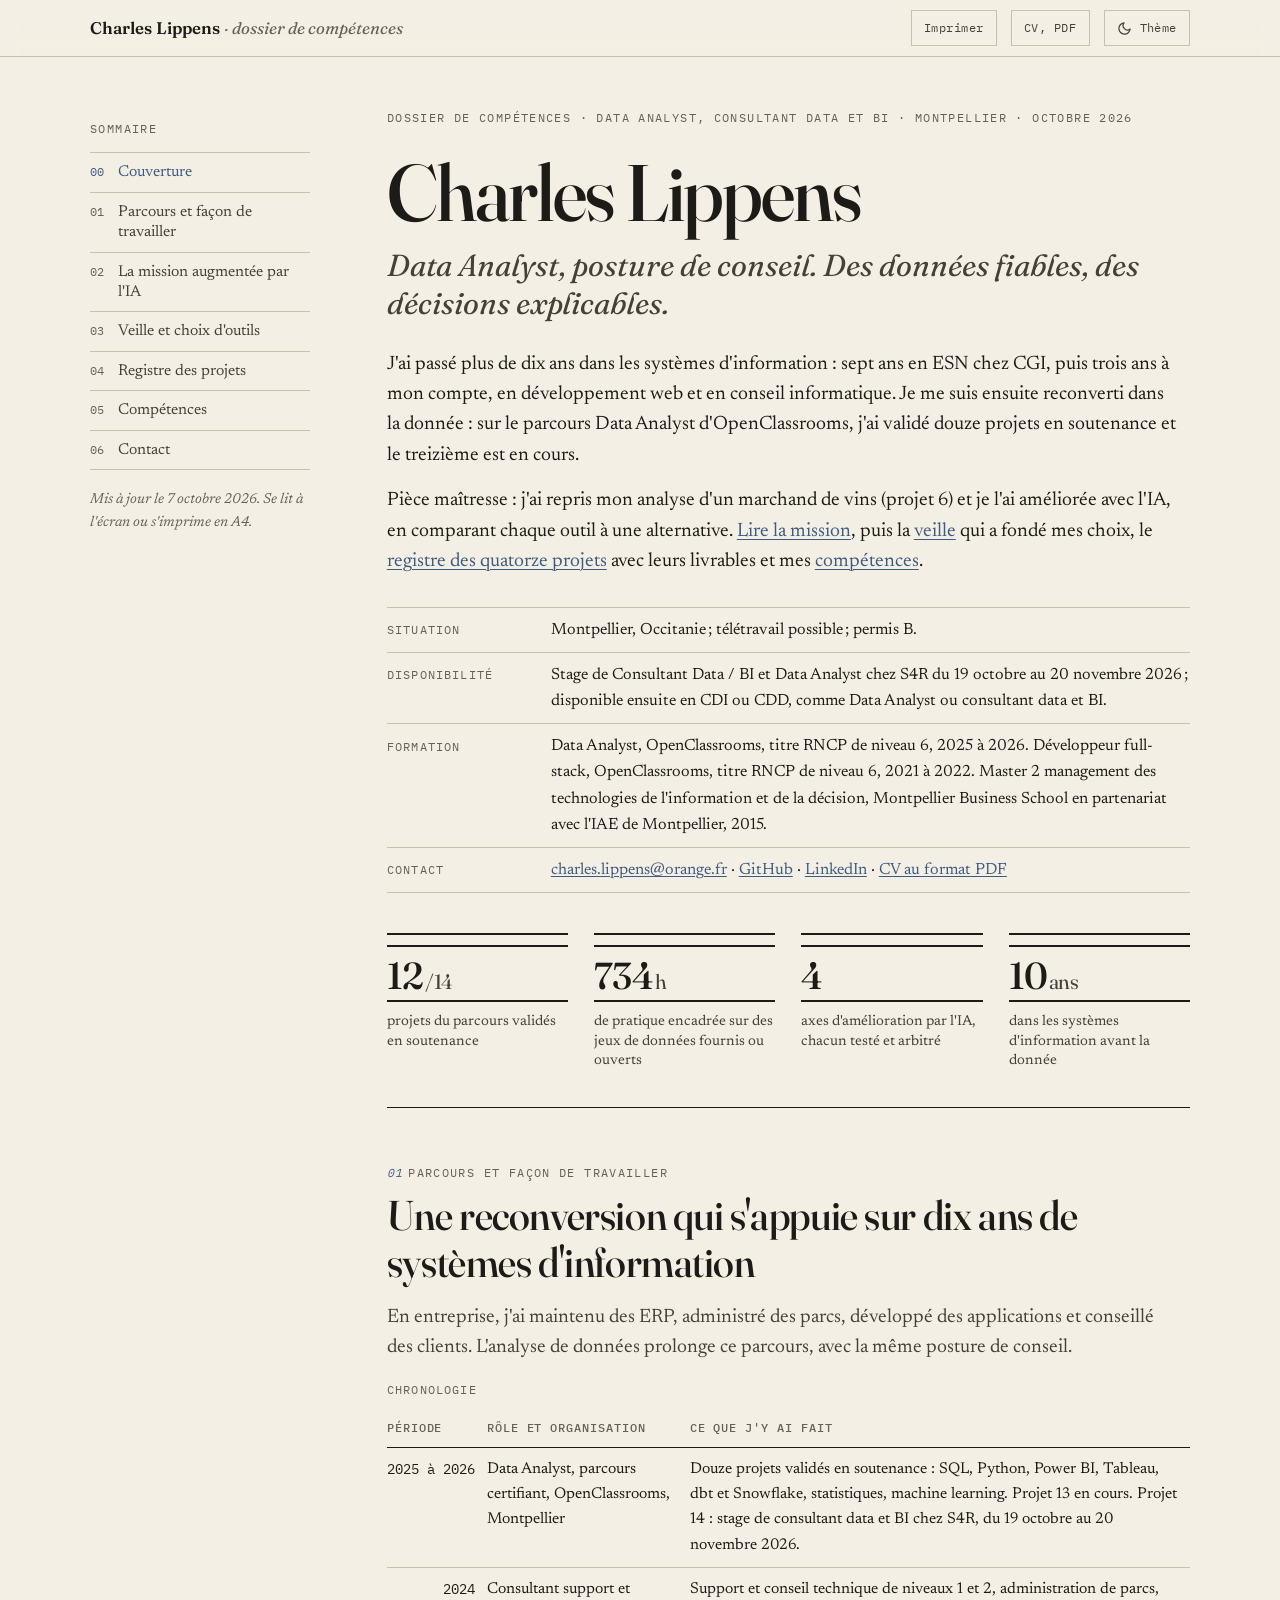
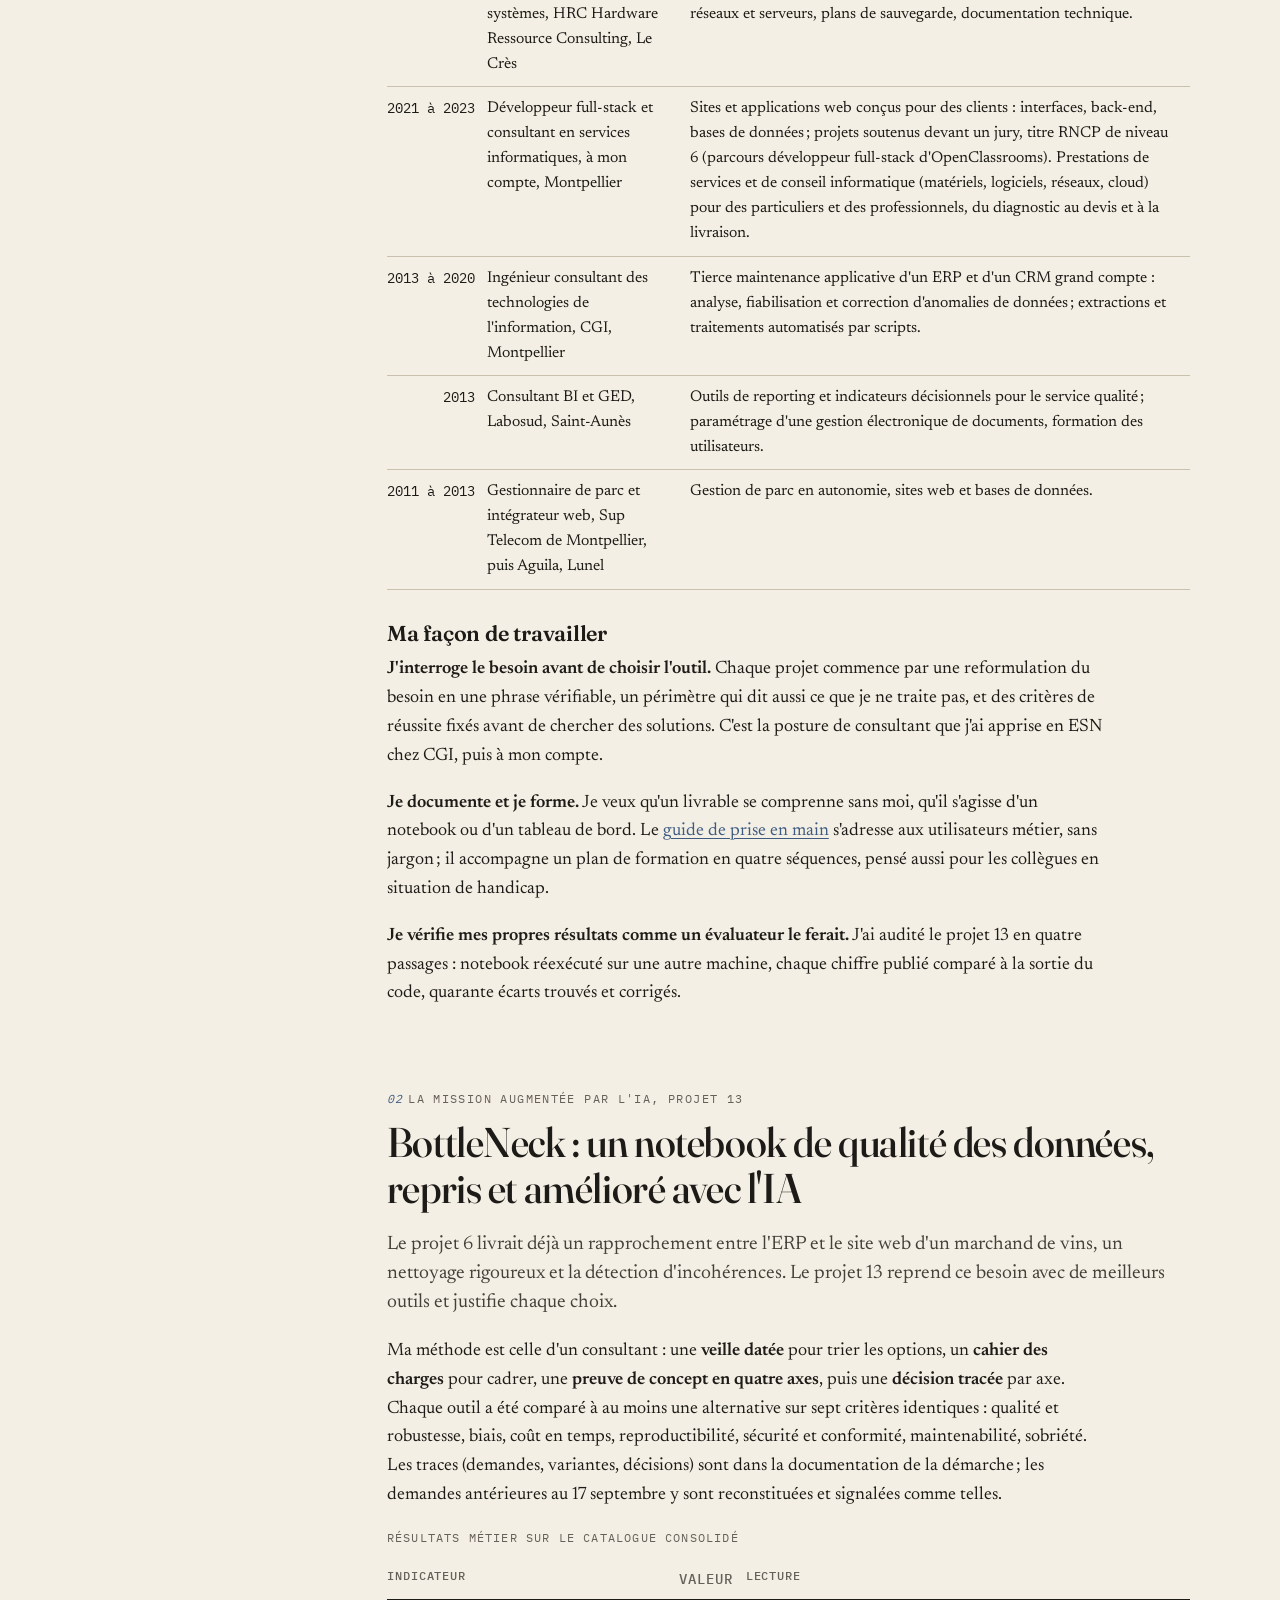
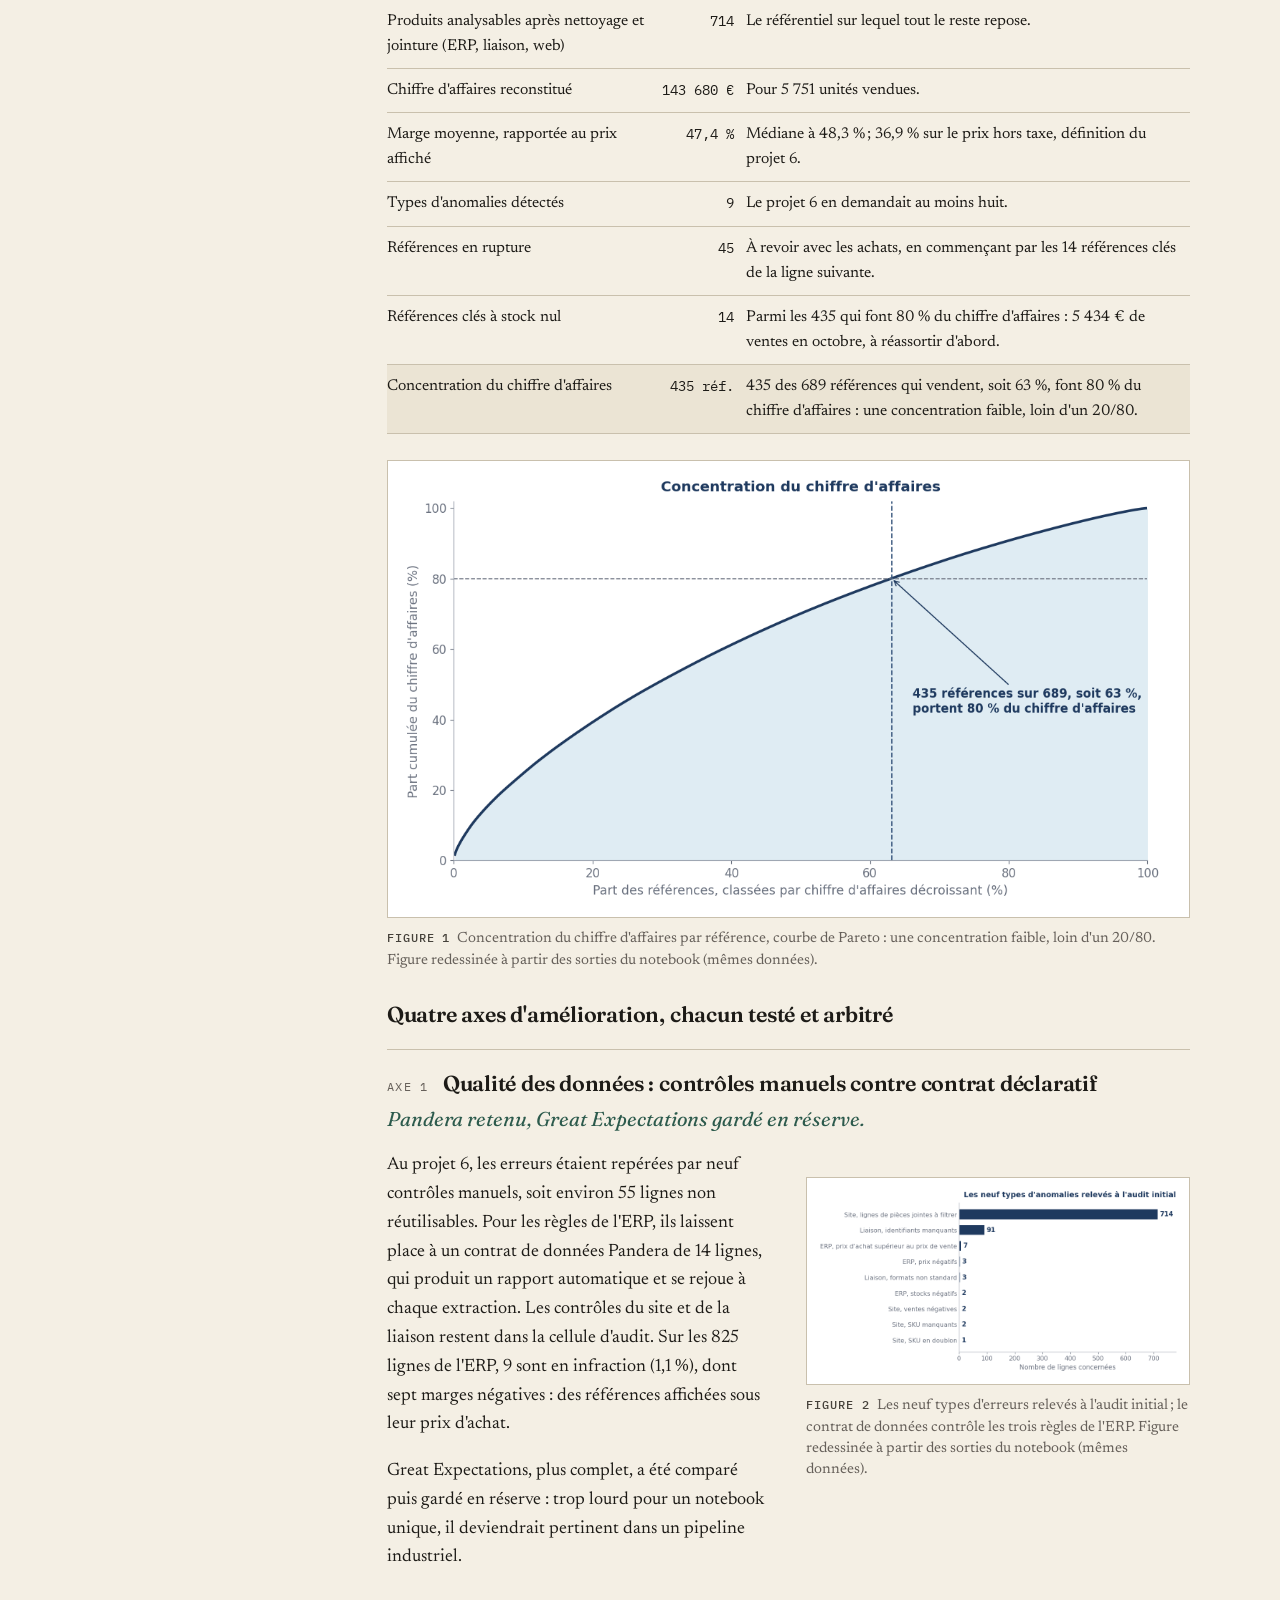
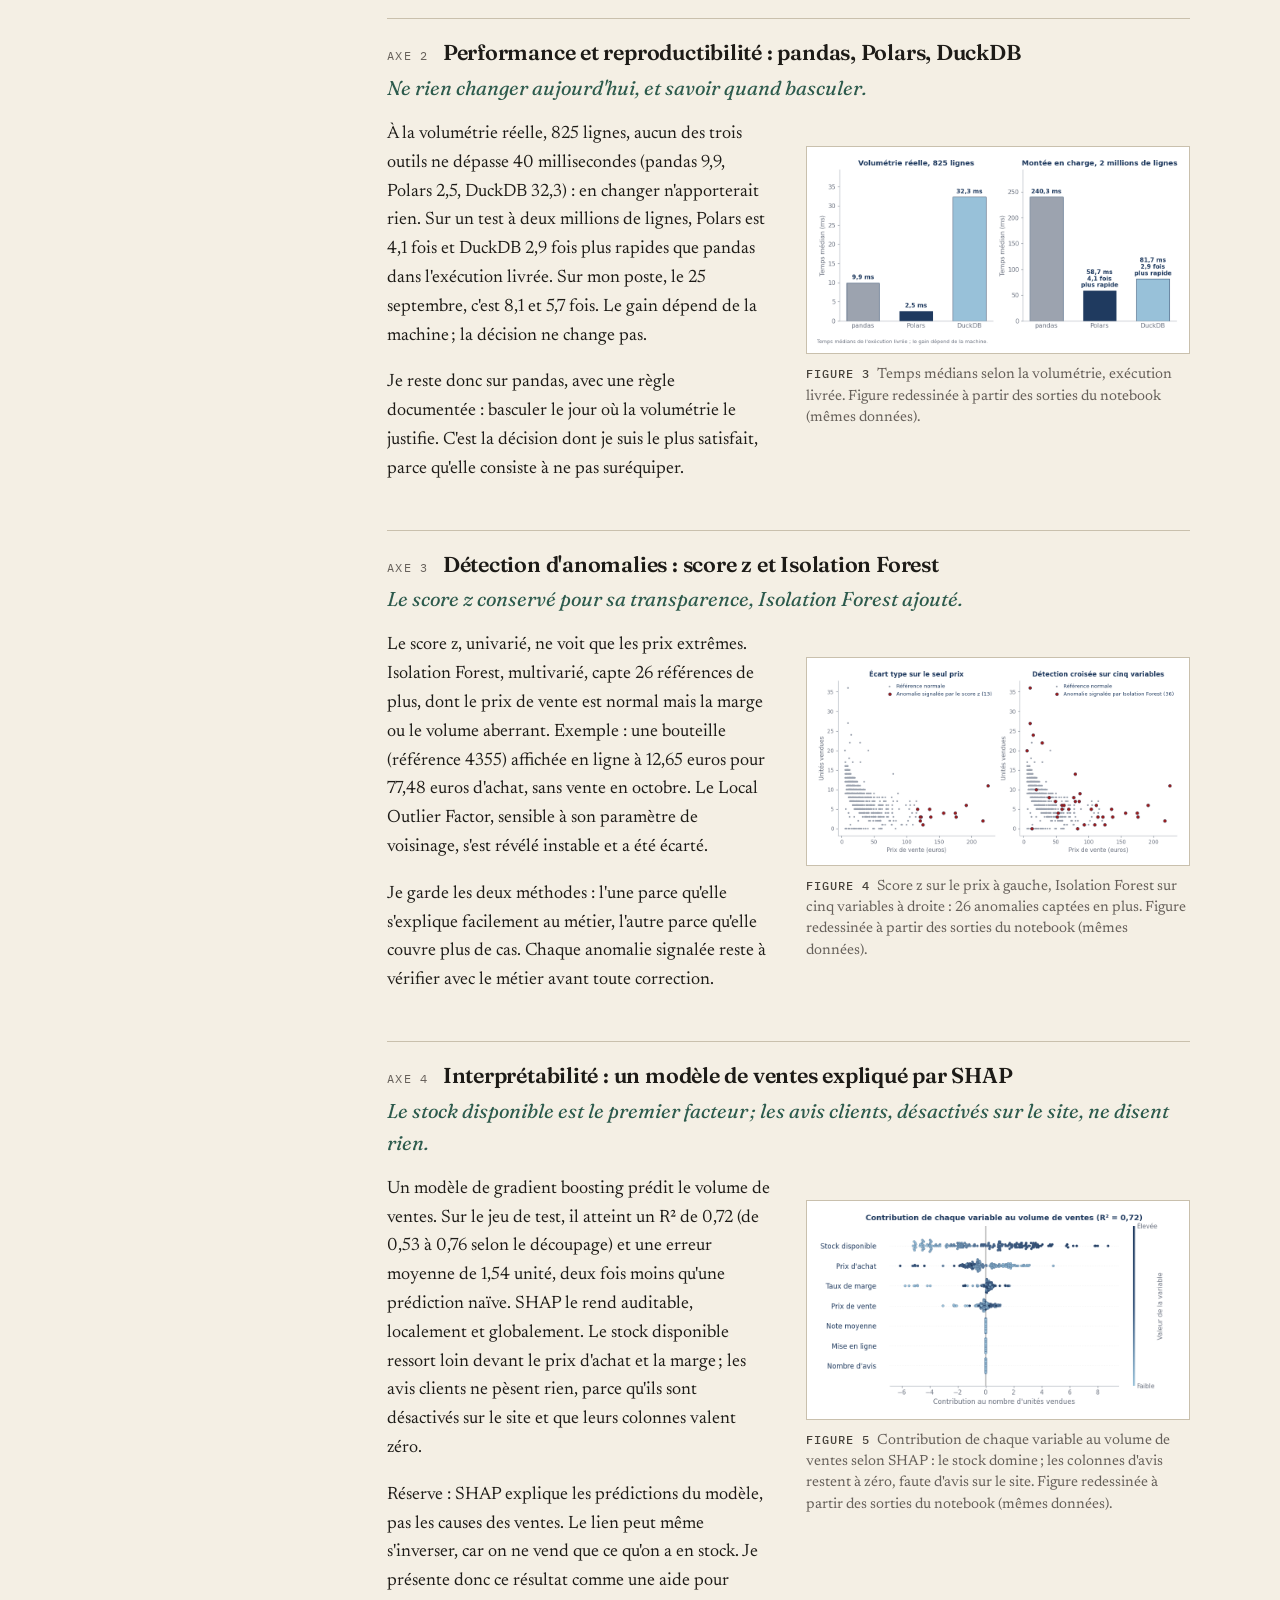
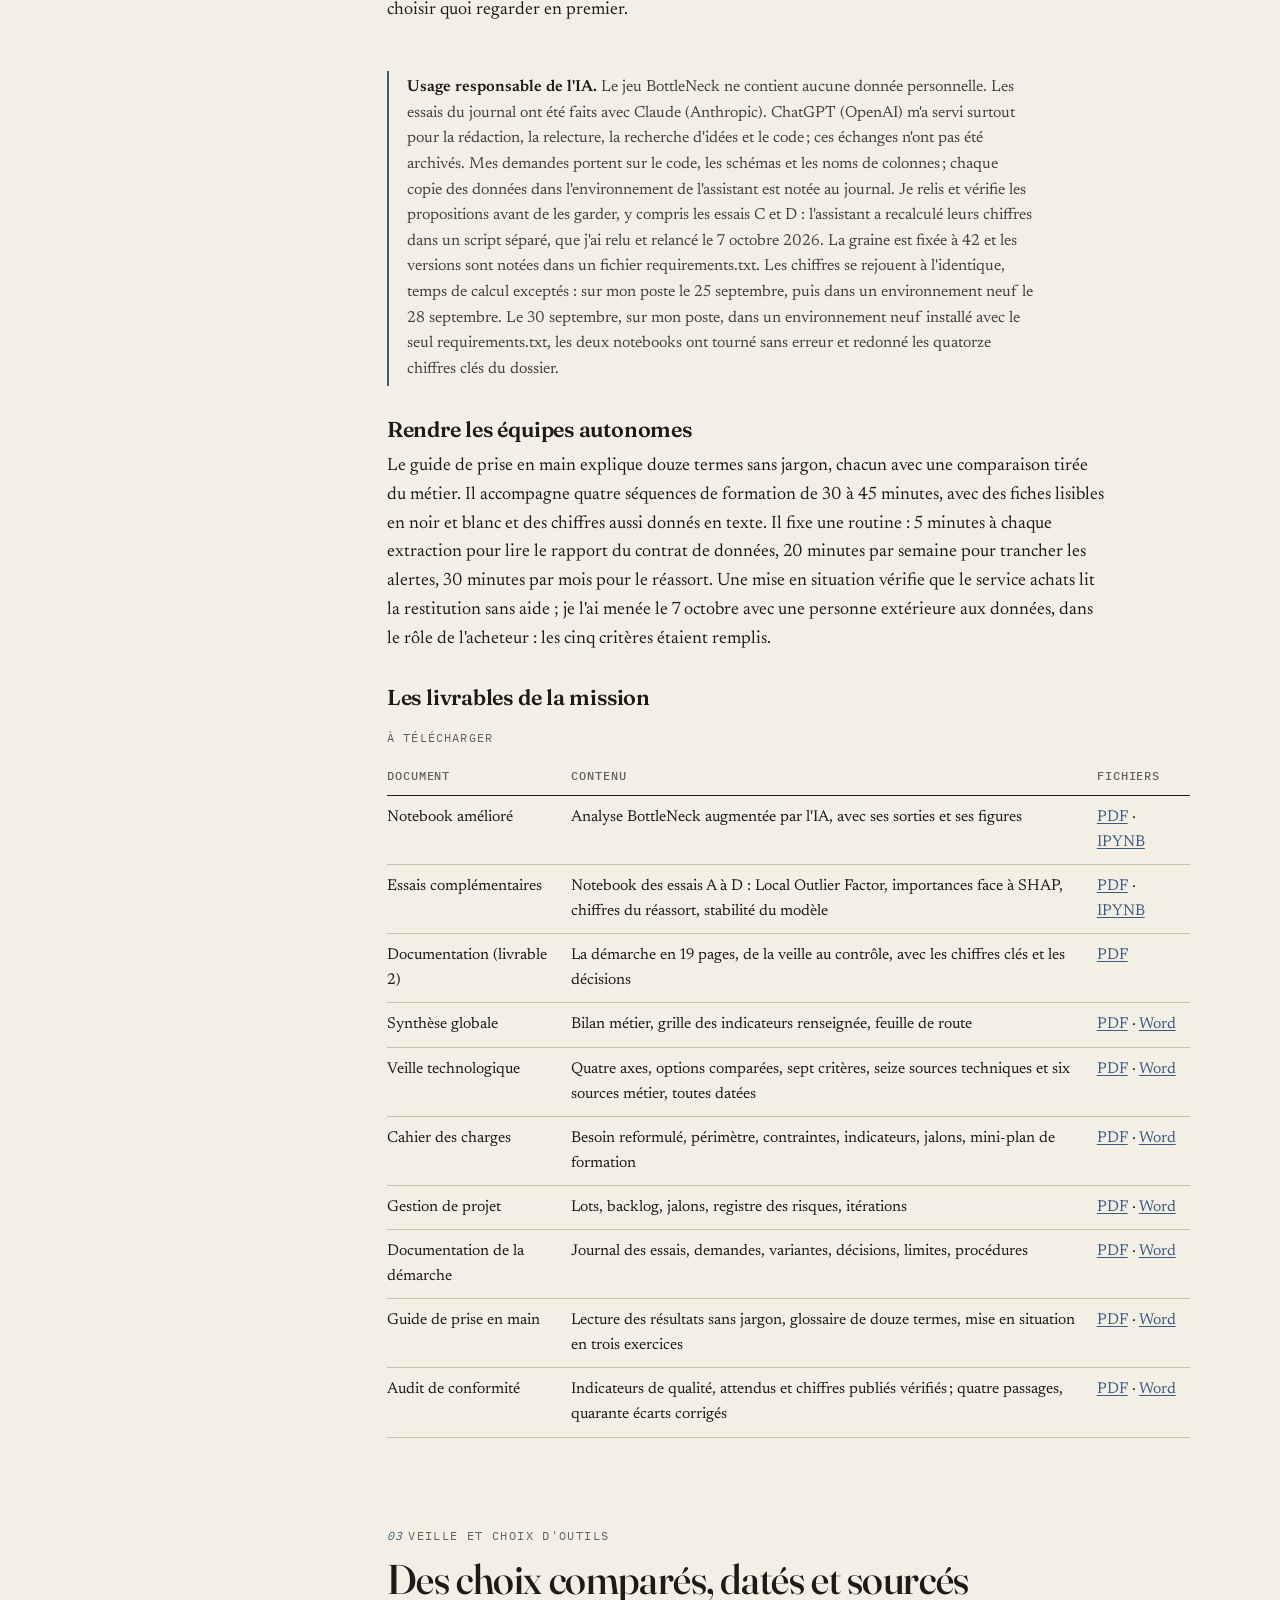
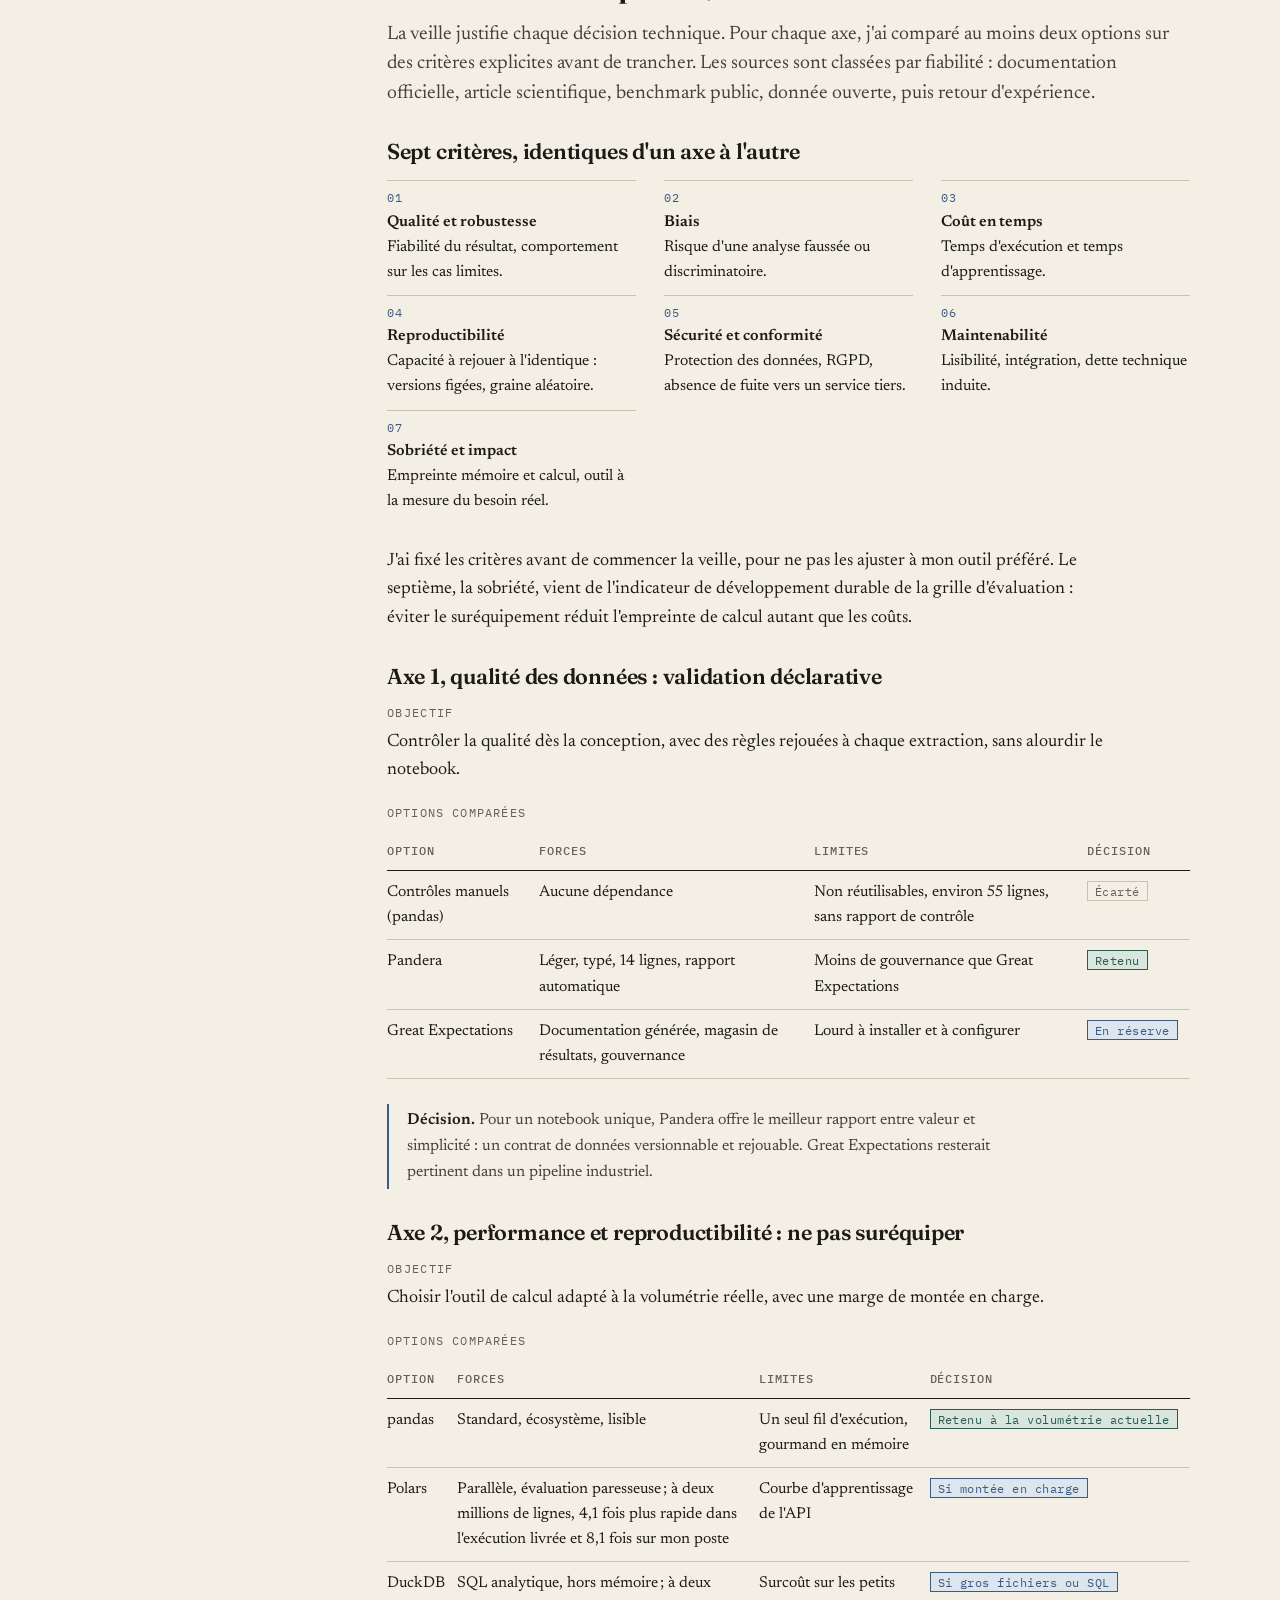
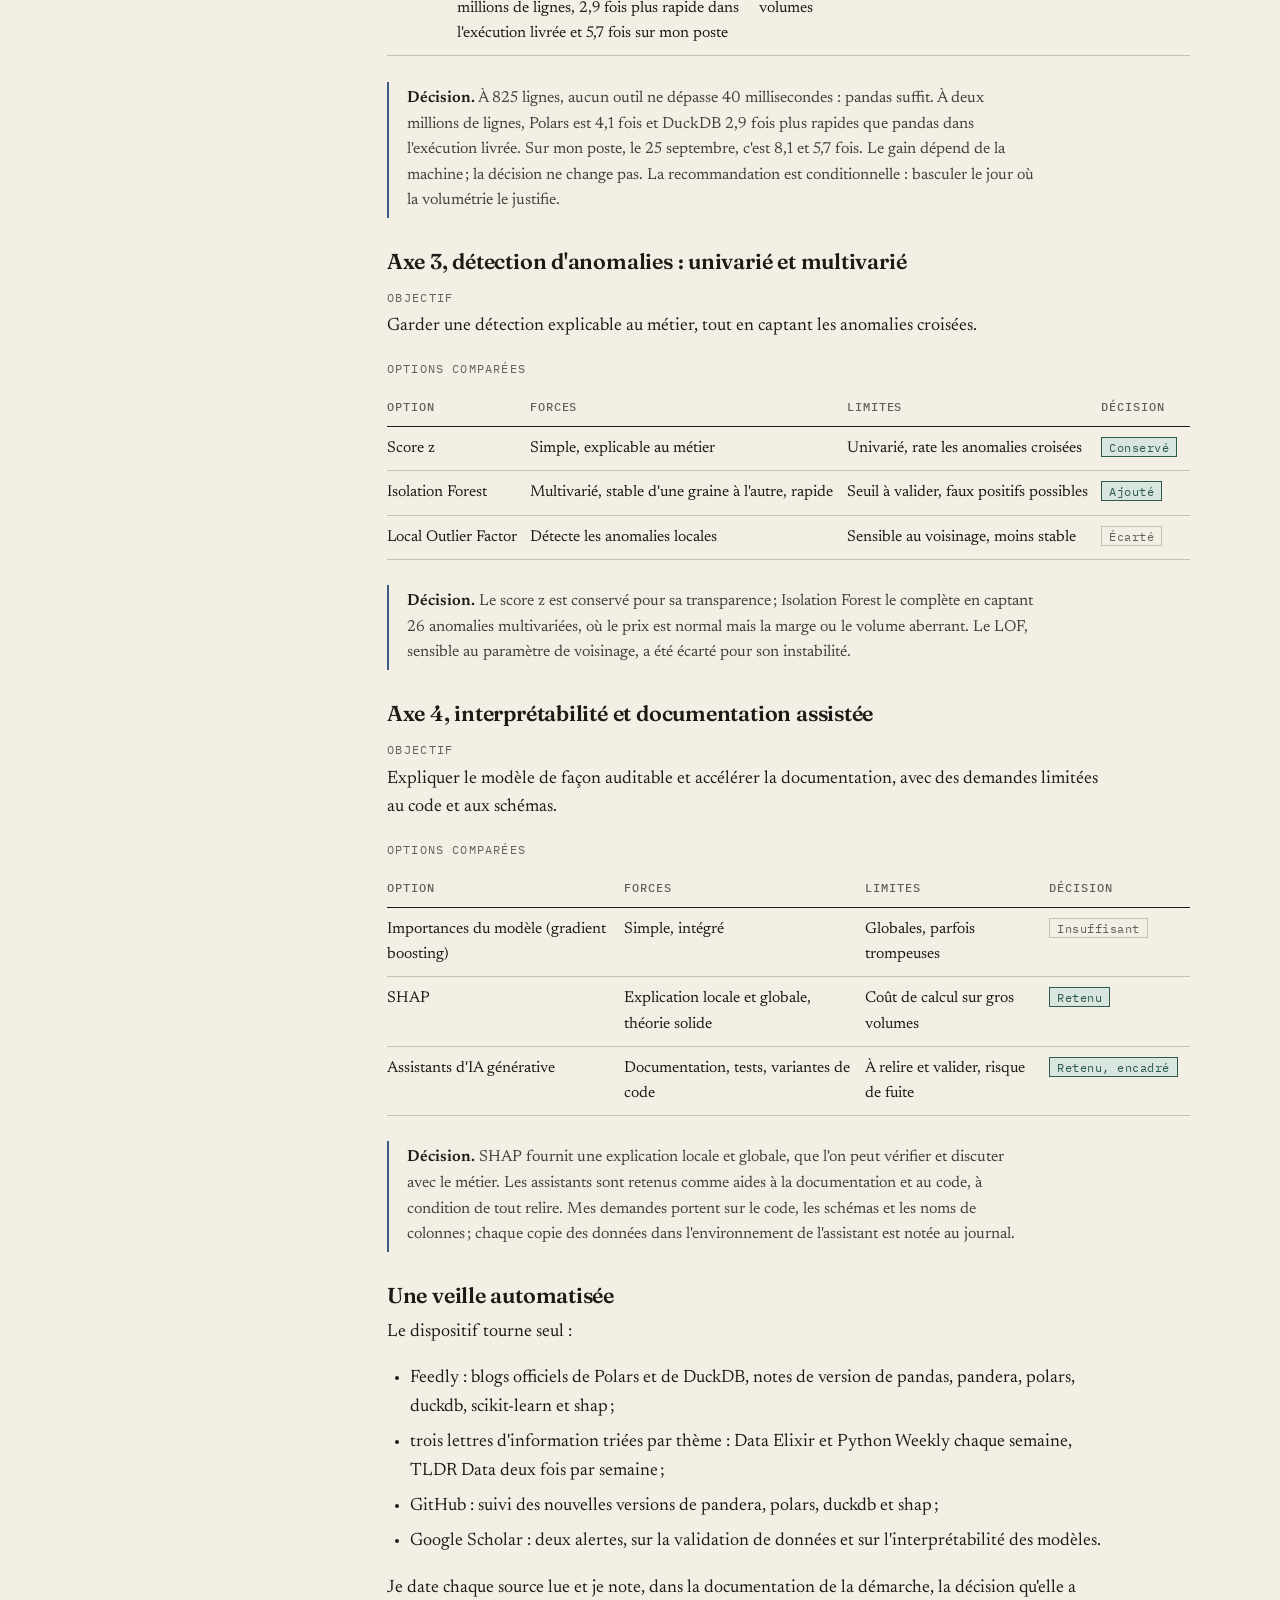
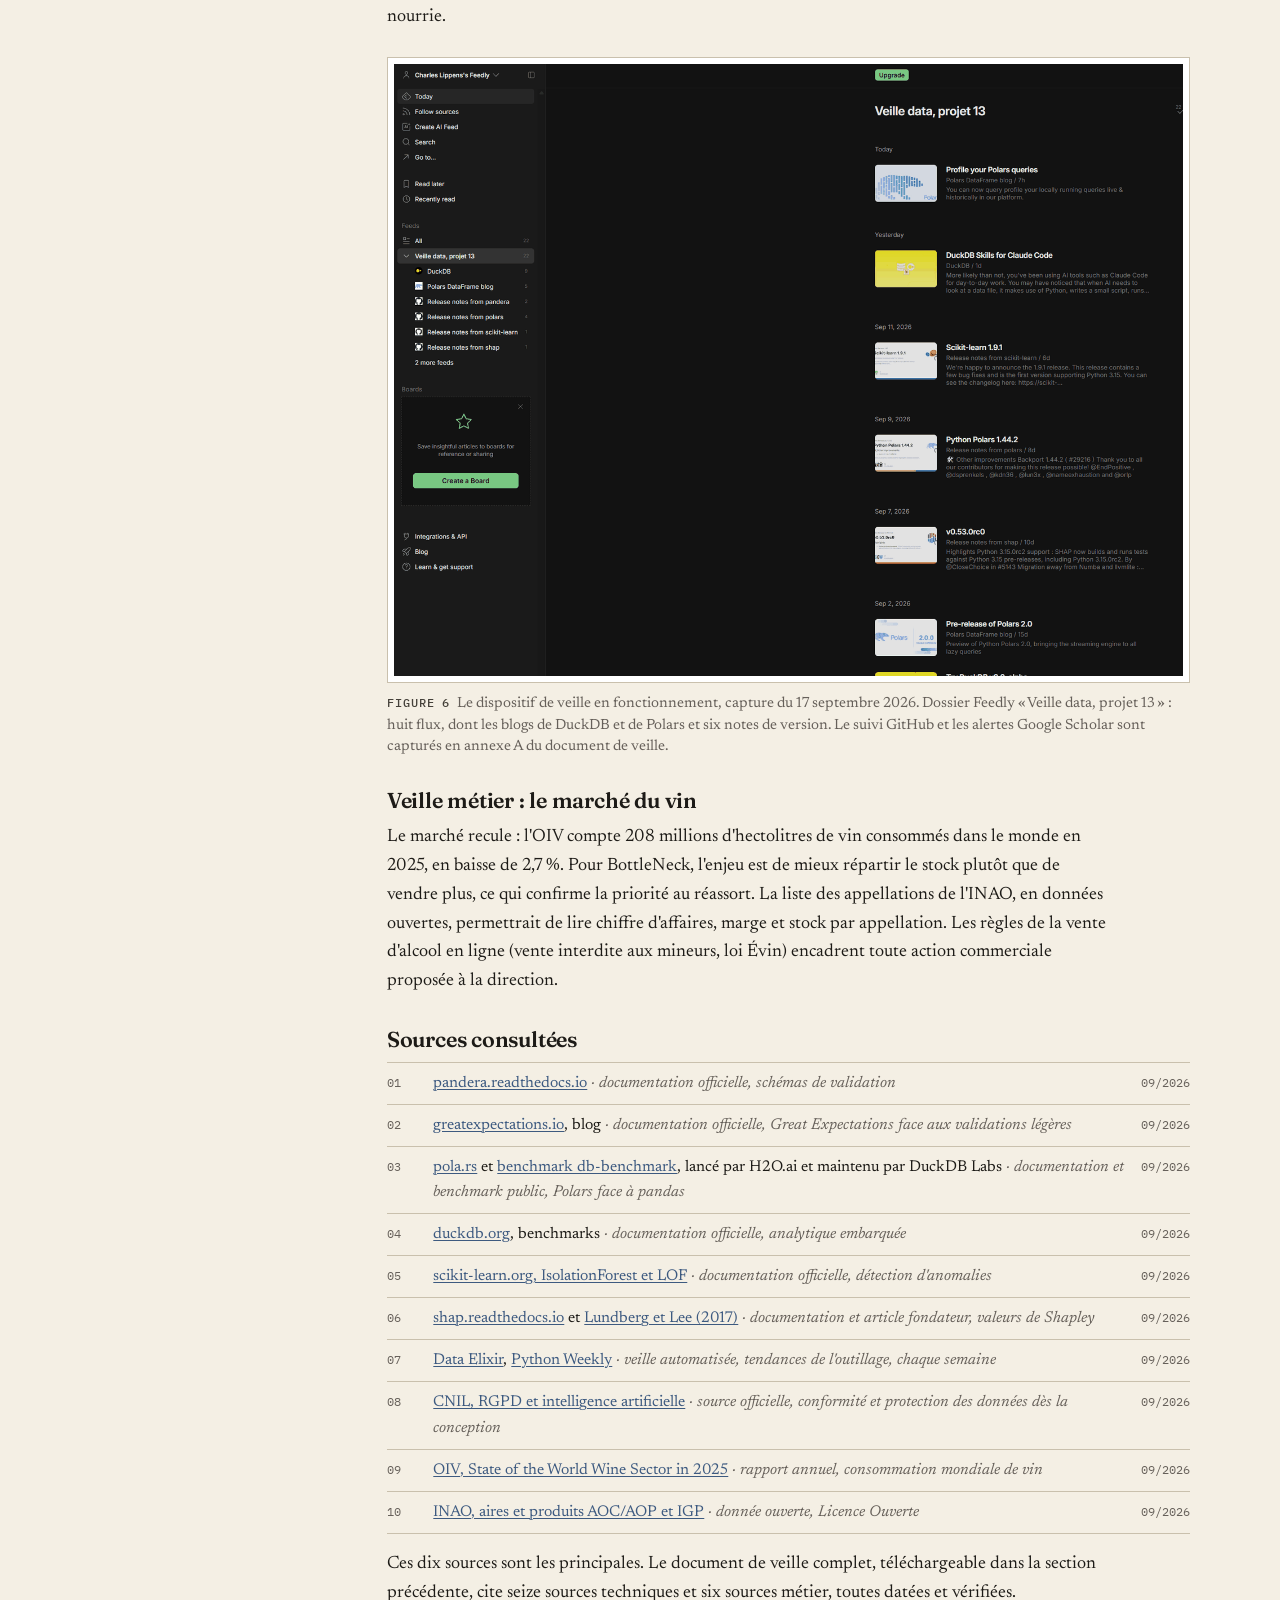
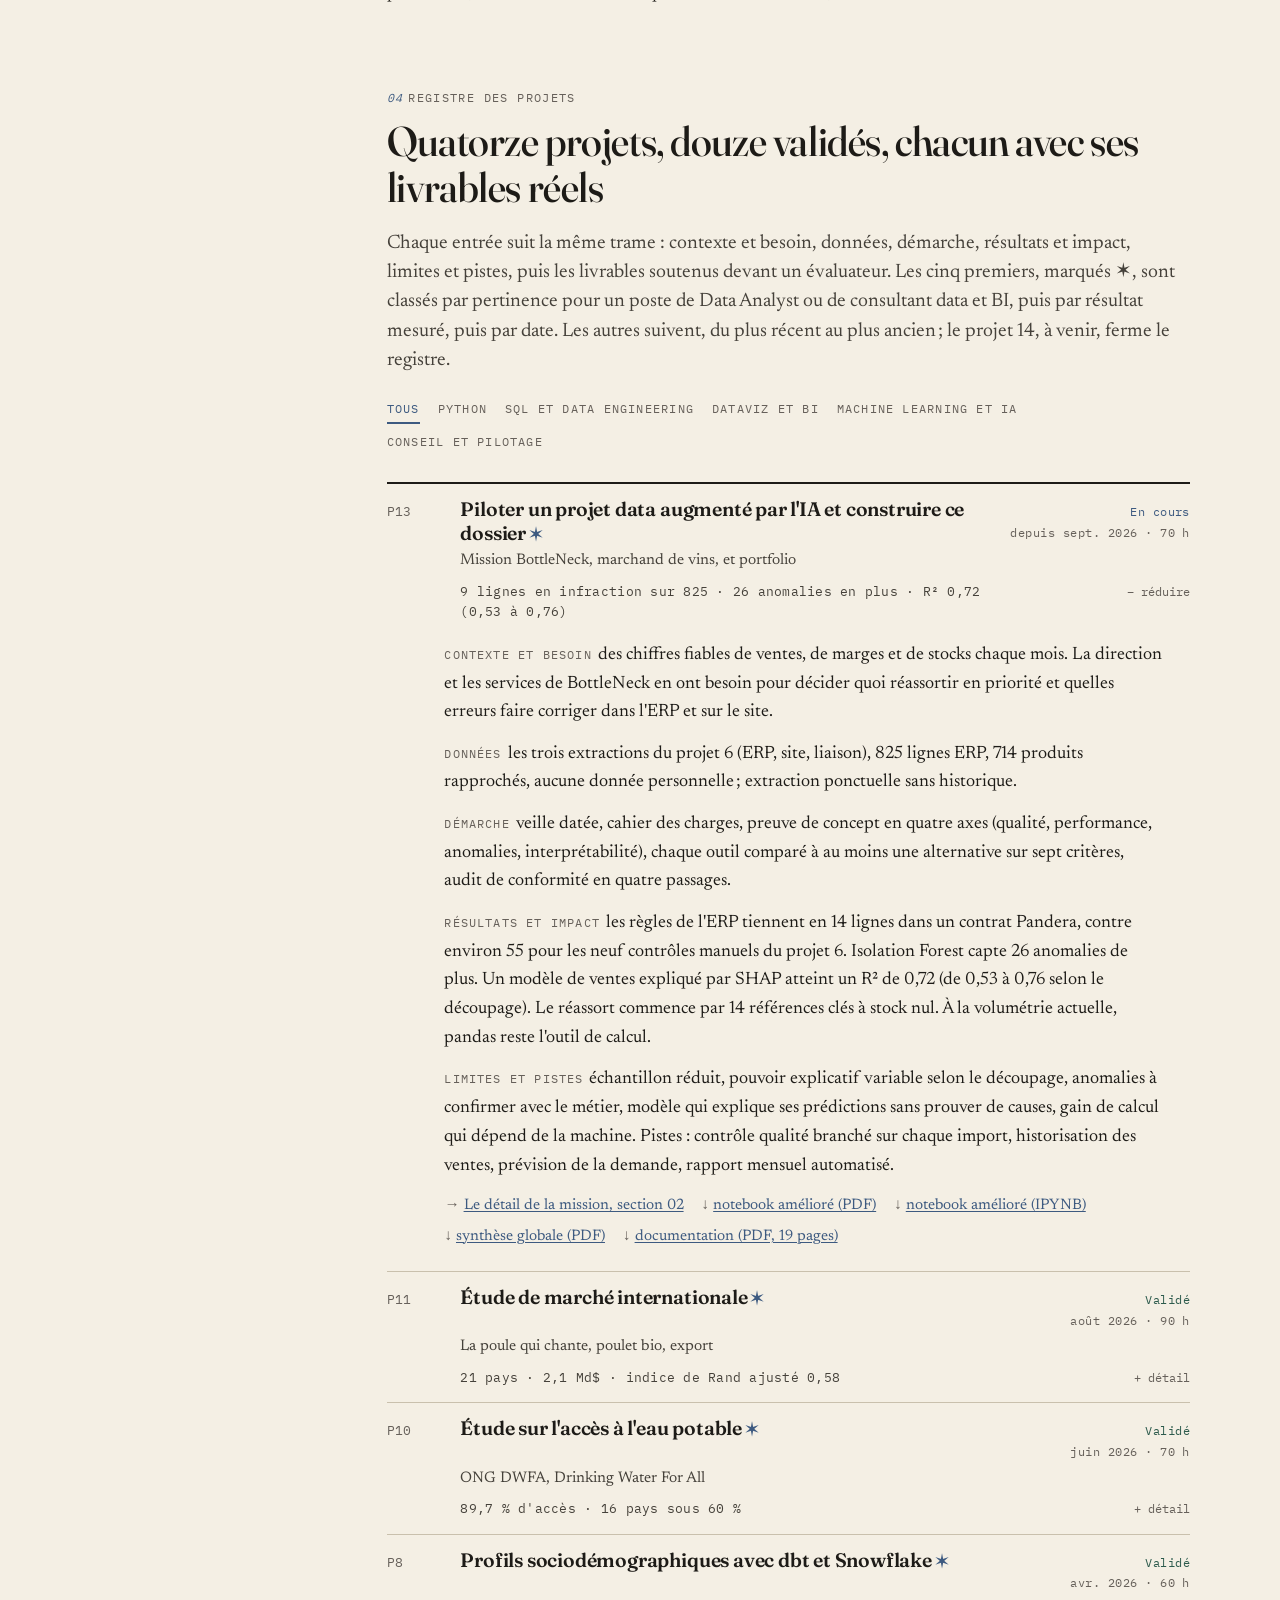
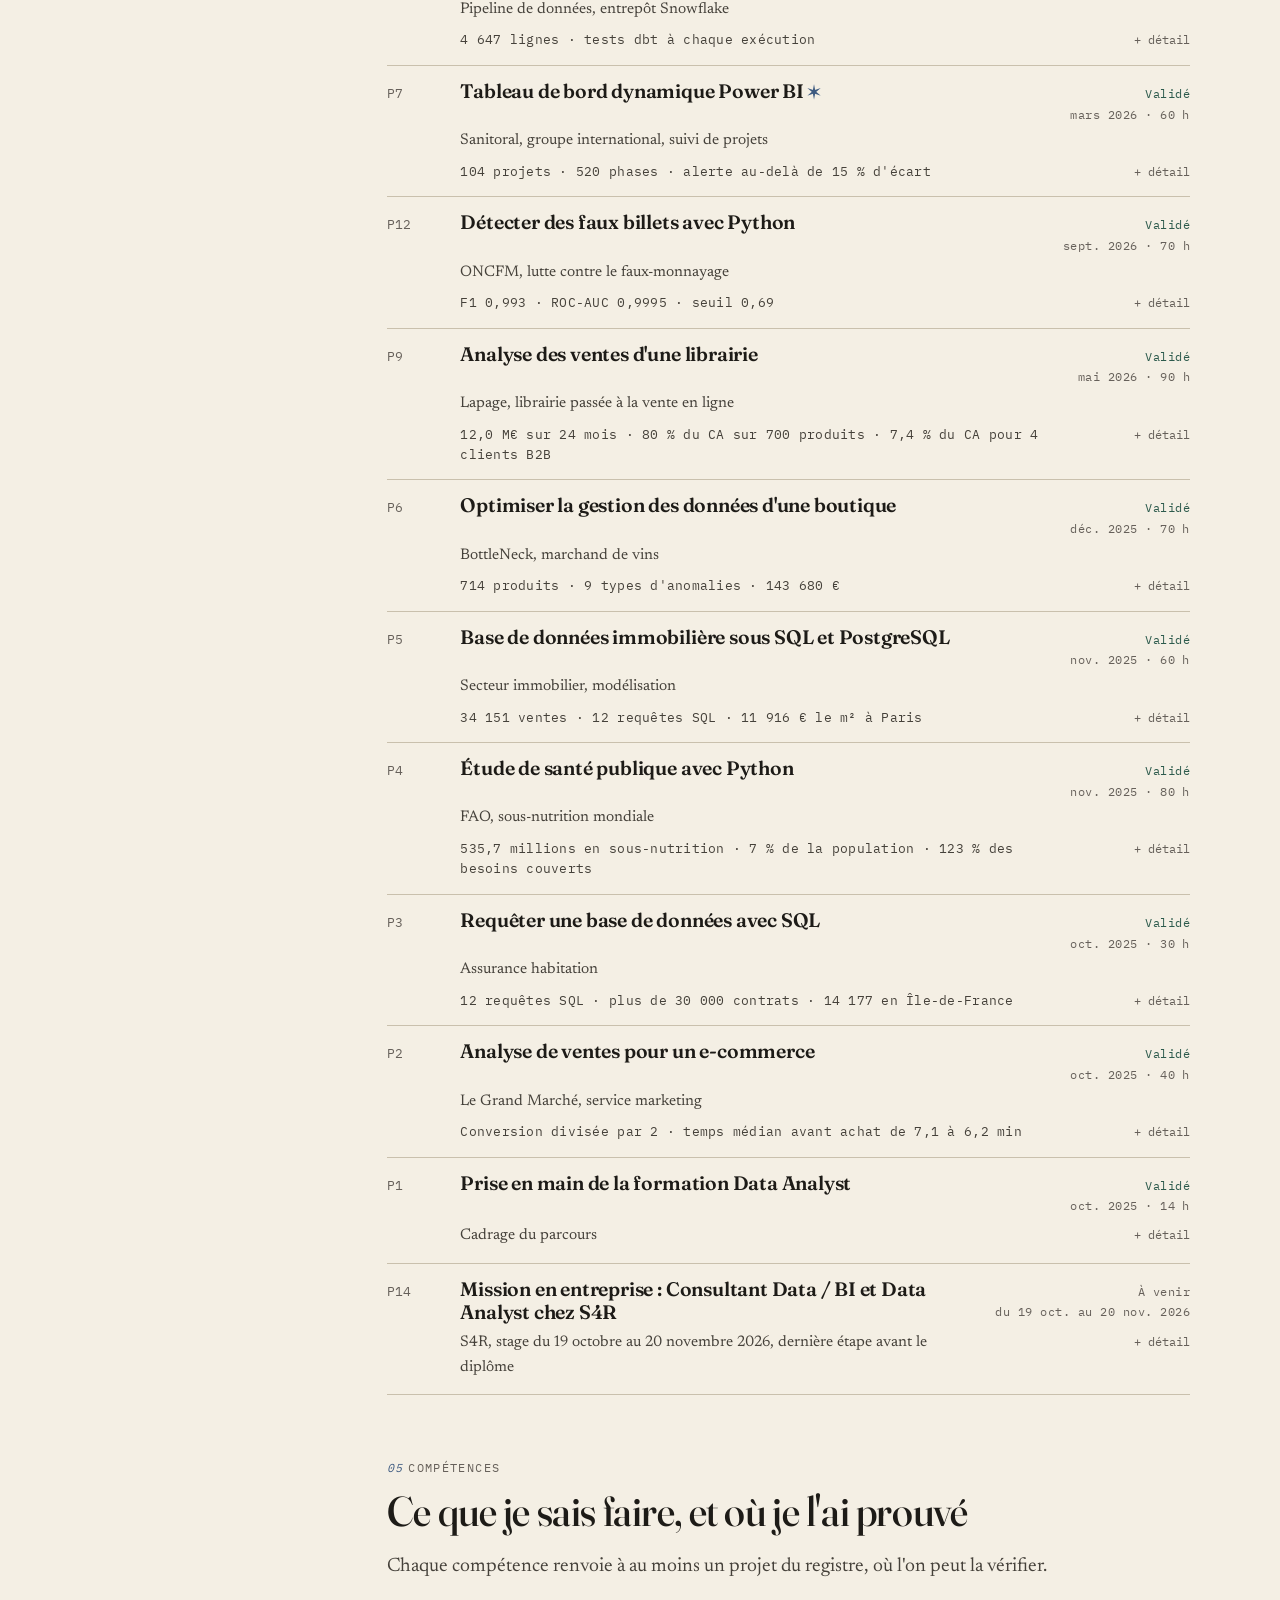
<file: index.html>
<!DOCTYPE html>
<html lang="fr">
<head>
  <meta charset="UTF-8">
  <meta name="viewport" content="width=device-width, initial-scale=1.0">
  <title>Charles Lippens, Data Analyst, dossier de compétences</title>
  <meta name="description" content="Dossier de compétences de Charles Lippens, Data Analyst à Montpellier : une mission data augmentée par l'IA, la veille, quatorze projets et leurs livrables.">
  <meta name="author" content="Charles Lippens">
  <meta name="theme-color" content="#f4efe4">
  <meta property="og:title" content="Charles Lippens, Data Analyst, dossier de compétences">
  <meta property="og:description" content="Des données fiables, des décisions explicables : la mission augmentée par l'IA, la veille, quatorze projets et leurs livrables.">
  <meta property="og:type" content="website">
  <meta property="og:locale" content="fr_FR">
  <meta property="og:url" content="https://charleslippensdata.github.io/">
  <meta property="og:site_name" content="Charles Lippens, Data Analyst">
  <meta property="og:image" content="https://charleslippensdata.github.io/assets/img/og-image.png">
  <meta property="og:image:width" content="1200">
  <meta property="og:image:height" content="630">
  <meta property="og:image:alt" content="Charles Lippens, Data Analyst : dossier de compétences">
  <meta name="twitter:card" content="summary_large_image">
  <link rel="canonical" href="https://charleslippensdata.github.io/">
  <script type="application/ld+json">
  {"@context":"https://schema.org","@type":"Person","name":"Charles Lippens","jobTitle":"Data Analyst","url":"https://charleslippensdata.github.io/","email":"mailto:charles.lippens@orange.fr","address":{"@type":"PostalAddress","addressLocality":"Montpellier","addressCountry":"FR"},"sameAs":["https://github.com/CharlesLippensData","https://www.linkedin.com/in/charleslippens/"]}
  </script>
  <link rel="icon" href="assets/img/favicon-192.png" type="image/png" sizes="192x192">
  <link rel="icon" href="data:image/svg+xml,%3Csvg%20xmlns='http://www.w3.org/2000/svg'%20viewBox='0%200%20100%20100'%3E%3Crect%20width='100'%20height='100'%20fill='%23f4efe4'/%3E%3Ctext%20x='50'%20y='70'%20font-family='Georgia,serif'%20font-size='58'%20font-style='italic'%20fill='%231F3A5F'%20text-anchor='middle'%3ECL%3C/text%3E%3C/svg%3E">
  <script>(function(){var t="light";try{var s=localStorage.getItem("theme");if(s==="dark"||s==="light"){t=s;}}catch(e){}document.documentElement.setAttribute("data-theme",t);})();</script>
  <link rel="stylesheet" href="assets/style.css">
</head>
<body>
<a class="saut-contenu" href="#couverture">Aller au contenu</a>

<header class="entete">
  <div class="entete-inner">
    <a class="nom" href="#couverture">Charles Lippens <span>· dossier de compétences</span></a>
    <button type="button" class="outil imprimer" title="Imprimer le dossier en A4">Imprimer</button>
    <a class="outil lien-sommaire" href="#sommaire">Sommaire</a>
    <a class="outil" href="livrables/CV_Charles_Lippens.pdf" target="_blank" rel="noopener" title="Voir le CV au format PDF">CV, PDF<span class="vh"> (nouvel onglet)</span></a>
    <button class="outil theme-toggle" type="button" aria-pressed="false" aria-label="Activer le thème encre (sombre)" title="Thème papier ou encre"><svg class="ico-lune" viewBox="0 0 24 24" fill="none" stroke="currentColor" stroke-width="2" stroke-linecap="round" stroke-linejoin="round" aria-hidden="true"><path d="M21 12.8A9 9 0 1 1 11.2 3a7 7 0 0 0 9.8 9.8z"/></svg><svg class="ico-soleil" viewBox="0 0 24 24" fill="none" stroke="currentColor" stroke-width="2" stroke-linecap="round" aria-hidden="true"><circle cx="12" cy="12" r="4"/><path d="M12 2v2M12 20v2M4.9 4.9l1.4 1.4M17.7 17.7l1.4 1.4M2 12h2M20 12h2M4.9 19.1l1.4-1.4M17.7 6.3l1.4-1.4"/></svg><span>Thème</span></button>
  </div>
</header>

<div class="page">
  <nav class="sommaire" id="sommaire" aria-label="Sommaire">
    <span class="repere">Sommaire</span>
    <ol>
      <li><a href="#couverture"><span class="n">00</span>Couverture</a></li>
      <li><a href="#profil"><span class="n">01</span>Parcours et façon de travailler</a></li>
      <li><a href="#mission"><span class="n">02</span>La mission augmentée par l'IA</a></li>
      <li><a href="#veille"><span class="n">03</span>Veille et choix d'outils</a></li>
      <li><a href="#projets"><span class="n">04</span>Registre des projets</a></li>
      <li><a href="#competences"><span class="n">05</span>Compétences</a></li>
      <li><a href="#contact"><span class="n">06</span>Contact</a></li>
    </ol>
    <p class="pied">Mis à jour le 7 octobre 2026. Se lit à l'écran ou s'imprime en A4.</p>
  </nav>

  <main class="contenu" id="contenu">

    <!-- ================= 00. Couverture ================= -->
    <section class="couverture" id="couverture">
      <span class="repere">Dossier de compétences · Data Analyst, consultant data et BI · Montpellier · octobre 2026</span>
      <h1>Charles Lippens</h1>
      <p class="sous-titre">Data Analyst, posture de conseil. Des données fiables, des décisions explicables.</p>
      <p class="resume">J'ai passé plus de dix ans dans les systèmes d'information : sept ans en ESN chez CGI, puis trois ans à mon compte, en développement web et en conseil informatique. Je me suis ensuite reconverti dans la donnée : sur le parcours Data Analyst d'OpenClassrooms, j'ai validé douze projets en soutenance et le treizième est en cours.</p>
      <p class="resume">Pièce maîtresse : j'ai repris mon analyse d'un marchand de vins (projet 6) et je l'ai améliorée avec l'IA, en comparant chaque outil à une alternative. <a href="#mission">Lire la mission</a>, puis la <a href="#veille">veille</a> qui a fondé mes choix, le <a href="#projets">registre des quatorze projets</a> avec leurs livrables et mes <a href="#competences">compétences</a>.</p>
      <dl class="fiche">
        <div><dt>Situation</dt><dd>Montpellier, Occitanie ; télétravail possible ; permis B.</dd></div>
        <div><dt>Disponibilité</dt><dd>Stage de Consultant Data / BI et Data Analyst chez S4R du 19 octobre au 20 novembre 2026 ; disponible ensuite en CDI ou CDD, comme Data Analyst ou consultant data et BI.</dd></div>
        <div><dt>Formation</dt><dd>Data Analyst, OpenClassrooms, titre RNCP de niveau 6, 2025 à 2026. Développeur full-stack, OpenClassrooms, titre RNCP de niveau 6, 2021 à 2022. Master 2 management des technologies de l'information et de la décision, Montpellier Business School en partenariat avec l'IAE de Montpellier, 2015.</dd></div>
        <div><dt>Contact</dt><dd><a href="mailto:charles.lippens@orange.fr">charles.lippens@orange.fr</a> · <a href="https://github.com/CharlesLippensData" target="_blank" rel="noopener">GitHub</a> · <a href="https://www.linkedin.com/in/charleslippens/" target="_blank" rel="noopener">LinkedIn</a> · <a href="livrables/CV_Charles_Lippens.pdf" target="_blank" rel="noopener">CV au format PDF<span class="vh"> (nouvel onglet)</span></a></dd></div>
      </dl>
      <div class="chiffres">
        <div><div class="v">12<small>/14</small></div><div class="l">projets du parcours validés en soutenance</div></div>
        <div><div class="v">734<small>h</small></div><div class="l">de pratique encadrée sur des jeux de données fournis ou ouverts</div></div>
        <div><div class="v">4</div><div class="l">axes d'amélioration par l'IA, chacun testé et arbitré</div></div>
        <div><div class="v">10<small>ans</small></div><div class="l">dans les systèmes d'information avant la donnée</div></div>
      </div>
    </section>

    <!-- ================= 01. Profil ================= -->
    <section class="section" id="profil">
      <span class="repere"><span class="num-section">01</span>Parcours et façon de travailler</span>
      <h2>Une reconversion qui s'appuie sur dix ans de systèmes d'information</h2>
      <p class="chapeau">En entreprise, j'ai maintenu des ERP, administré des parcs, développé des applications et conseillé des clients. L'analyse de données prolonge ce parcours, avec la même posture de conseil.</p>
      <div class="table-wrap" tabindex="0" role="region" aria-label="Chronologie">
        <table>
          <caption>Chronologie</caption>
          <thead><tr><th>Période</th><th>Rôle et organisation</th><th>Ce que j'y ai fait</th></tr></thead>
          <tbody>
            <tr><td class="num">2025 à 2026</td><td>Data Analyst, parcours certifiant, OpenClassrooms, Montpellier</td><td>Douze projets validés en soutenance : SQL, Python, Power BI, Tableau, dbt et Snowflake, statistiques, machine learning. Projet 13 en cours. Projet 14 : stage de consultant data et BI chez S4R, du 19 octobre au 20 novembre 2026.</td></tr>
            <tr><td class="num">2024</td><td>Consultant support et systèmes, HRC Hardware Ressource Consulting, Le Crès</td><td>Support et conseil technique de niveaux 1 et 2, administration de parcs, réseaux et serveurs, plans de sauvegarde, documentation technique.</td></tr>
            <tr><td class="num">2021 à 2023</td><td>Développeur full-stack et consultant en services informatiques, à mon compte, Montpellier</td><td>Sites et applications web conçus pour des clients : interfaces, back-end, bases de données ; projets soutenus devant un jury, titre RNCP de niveau 6 (parcours développeur full-stack d'OpenClassrooms). Prestations de services et de conseil informatique (matériels, logiciels, réseaux, cloud) pour des particuliers et des professionnels, du diagnostic au devis et à la livraison.</td></tr>
            <tr><td class="num">2013 à 2020</td><td>Ingénieur consultant des technologies de l'information, CGI, Montpellier</td><td>Tierce maintenance applicative d'un ERP et d'un CRM grand compte : analyse, fiabilisation et correction d'anomalies de données ; extractions et traitements automatisés par scripts.</td></tr>
            <tr><td class="num">2013</td><td>Consultant BI et GED, Labosud, Saint-Aunès</td><td>Outils de reporting et indicateurs décisionnels pour le service qualité ; paramétrage d'une gestion électronique de documents, formation des utilisateurs.</td></tr>
            <tr><td class="num">2011 à 2013</td><td>Gestionnaire de parc et intégrateur web, Sup Telecom de Montpellier, puis Aguila, Lunel</td><td>Gestion de parc en autonomie, sites web et bases de données.</td></tr>
          </tbody>
        </table>
      </div>
      <h3>Ma façon de travailler</h3>
      <div class="texte">
        <p><strong>J'interroge le besoin avant de choisir l'outil.</strong> Chaque projet commence par une reformulation du besoin en une phrase vérifiable, un périmètre qui dit aussi ce que je ne traite pas, et des critères de réussite fixés avant de chercher des solutions. C'est la posture de consultant que j'ai apprise en ESN chez CGI, puis à mon compte.</p>
        <p><strong>Je documente et je forme.</strong> Je veux qu'un livrable se comprenne sans moi, qu'il s'agisse d'un notebook ou d'un tableau de bord. Le <a href="livrables/Lippens_Charles_2_guide_prise_en_main_092026.pdf" download>guide de prise en main</a> s'adresse aux utilisateurs métier, sans jargon ; il accompagne un plan de formation en quatre séquences, pensé aussi pour les collègues en situation de handicap.</p>
        <p><strong>Je vérifie mes propres résultats comme un évaluateur le ferait.</strong> J'ai audité le projet 13 en quatre passages : notebook réexécuté sur une autre machine, chaque chiffre publié comparé à la sortie du code, quarante écarts trouvés et corrigés.</p>
      </div>
    </section>

    <!-- ================= 02. Mission ================= -->
    <section class="section" id="mission">
      <span class="repere"><span class="num-section">02</span>La mission augmentée par l'IA, projet 13</span>
      <h2>BottleNeck : un notebook de qualité des données, repris et amélioré avec l'IA</h2>
      <p class="chapeau">Le projet 6 livrait déjà un rapprochement entre l'ERP et le site web d'un marchand de vins, un nettoyage rigoureux et la détection d'incohérences. Le projet 13 reprend ce besoin avec de meilleurs outils et justifie chaque choix.</p>
      <div class="texte">
        <p>Ma méthode est celle d'un consultant : une <strong>veille datée</strong> pour trier les options, un <strong>cahier des charges</strong> pour cadrer, une <strong>preuve de concept en quatre axes</strong>, puis une <strong>décision tracée</strong> par axe. Chaque outil a été comparé à au moins une alternative sur sept critères identiques : qualité et robustesse, biais, coût en temps, reproductibilité, sécurité et conformité, maintenabilité, sobriété. Les traces (demandes, variantes, décisions) sont dans la documentation de la démarche ; les demandes antérieures au 17 septembre y sont reconstituées et signalées comme telles.</p>
      </div>
      <div class="table-wrap" tabindex="0" role="region" aria-label="Résultats métier sur le catalogue consolidé">
        <table>
          <caption>Résultats métier sur le catalogue consolidé</caption>
          <thead><tr><th>Indicateur</th><th class="num">Valeur</th><th>Lecture</th></tr></thead>
          <tbody>
            <tr><td>Produits analysables après nettoyage et jointure (ERP, liaison, web)</td><td class="num">714</td><td>Le référentiel sur lequel tout le reste repose.</td></tr>
            <tr><td>Chiffre d'affaires reconstitué</td><td class="num">143 680 €</td><td>Pour 5 751 unités vendues.</td></tr>
            <tr><td>Marge moyenne, rapportée au prix affiché</td><td class="num">47,4 %</td><td>Médiane à 48,3 % ; 36,9 % sur le prix hors taxe, définition du projet 6.</td></tr>
            <tr><td>Types d'anomalies détectés</td><td class="num">9</td><td>Le projet 6 en demandait au moins huit.</td></tr>
            <tr><td>Références en rupture</td><td class="num">45</td><td>À revoir avec les achats, en commençant par les 14 références clés de la ligne suivante.</td></tr>
            <tr><td>Références clés à stock nul</td><td class="num">14</td><td>Parmi les 435 qui font 80 % du chiffre d'affaires : 5 434 € de ventes en octobre, à réassortir d'abord.</td></tr>
            <tr class="souligne"><td>Concentration du chiffre d'affaires</td><td class="num">435 réf.</td><td>435 des 689 références qui vendent, soit 63 %, font 80 % du chiffre d'affaires : une concentration faible, loin d'un 20/80.</td></tr>
          </tbody>
        </table>
      </div>
      <figure>
        <img src="assets/img/fig_pareto.png" alt="Courbe de concentration du chiffre d'affaires : 435 références, soit 63 % des 689 qui vendent, réalisent 80 % du chiffre d'affaires." loading="lazy" width="1100" height="620">
        <figcaption><b>Figure 1<span class="vh"> :</span></b>Concentration du chiffre d'affaires par référence, courbe de Pareto : une concentration faible, loin d'un 20/80. Figure redessinée à partir des sorties du notebook (mêmes données).</figcaption>
      </figure>

      <h3>Quatre axes d'amélioration, chacun testé et arbitré</h3>

      <div class="axe">
        <div class="titre-axe"><span class="repere">Axe 1</span><h3>Qualité des données : contrôles manuels contre contrat déclaratif</h3></div>
        <p class="verdict">Pandera retenu, Great Expectations gardé en réserve.</p>
        <div class="deux-colonnes">
          <div class="texte">
            <p>Au projet 6, les erreurs étaient repérées par neuf contrôles manuels, soit environ 55 lignes non réutilisables. Pour les règles de l'ERP, ils laissent place à un contrat de données Pandera de 14 lignes, qui produit un rapport automatique et se rejoue à chaque extraction. Les contrôles du site et de la liaison restent dans la cellule d'audit. Sur les 825 lignes de l'ERP, 9 sont en infraction (1,1 %), dont sept marges négatives : des références affichées sous leur prix d'achat.</p>
            <p>Great Expectations, plus complet, a été comparé puis gardé en réserve : trop lourd pour un notebook unique, il deviendrait pertinent dans un pipeline industriel.</p>
          </div>
          <figure>
            <img src="assets/img/fig_quality.png" alt="Graphique des neuf types d'erreurs relevés à l'audit initial, avec leurs effectifs." loading="lazy" width="950" height="500">
            <figcaption><b>Figure 2<span class="vh"> :</span></b>Les neuf types d'erreurs relevés à l'audit initial ; le contrat de données contrôle les trois règles de l'ERP. Figure redessinée à partir des sorties du notebook (mêmes données).</figcaption>
          </figure>
        </div>
      </div>

      <div class="axe">
        <div class="titre-axe"><span class="repere">Axe 2</span><h3>Performance et reproductibilité : pandas, Polars, DuckDB</h3></div>
        <p class="verdict">Ne rien changer aujourd'hui, et savoir quand basculer.</p>
        <div class="deux-colonnes">
          <div class="texte">
            <p>À la volumétrie réelle, 825 lignes, aucun des trois outils ne dépasse 40 millisecondes (pandas 9,9, Polars 2,5, DuckDB 32,3) : en changer n'apporterait rien. Sur un test à deux millions de lignes, Polars est 4,1 fois et DuckDB 2,9 fois plus rapides que pandas dans l'exécution livrée. Sur mon poste, le 25 septembre, c'est 8,1 et 5,7 fois. Le gain dépend de la machine ; la décision ne change pas.</p>
            <p>Je reste donc sur pandas, avec une règle documentée : basculer le jour où la volumétrie le justifie. C'est la décision dont je suis le plus satisfait, parce qu'elle consiste à ne pas suréquiper.</p>
          </div>
          <figure>
            <img src="assets/img/fig_perf_scale.png" alt="Temps médians de pandas, Polars et DuckDB dans l'exécution livrée : tous sous 40 millisecondes à 825 lignes, DuckDB le plus lent ; à deux millions de lignes, Polars 4,1 fois et DuckDB 2,9 fois plus rapides que pandas." loading="lazy" width="950" height="500">
            <figcaption><b>Figure 3<span class="vh"> :</span></b>Temps médians selon la volumétrie, exécution livrée. Figure redessinée à partir des sorties du notebook (mêmes données).</figcaption>
          </figure>
        </div>
      </div>

      <div class="axe">
        <div class="titre-axe"><span class="repere">Axe 3</span><h3>Détection d'anomalies : score z et Isolation Forest</h3></div>
        <p class="verdict">Le score z conservé pour sa transparence, Isolation Forest ajouté.</p>
        <div class="deux-colonnes">
          <div class="texte">
            <p>Le score z, univarié, ne voit que les prix extrêmes. Isolation Forest, multivarié, capte 26 références de plus, dont le prix de vente est normal mais la marge ou le volume aberrant. Exemple : une bouteille (référence 4355) affichée en ligne à 12,65 euros pour 77,48 euros d'achat, sans vente en octobre. Le Local Outlier Factor, sensible à son paramètre de voisinage, s'est révélé instable et a été écarté.</p>
            <p>Je garde les deux méthodes : l'une parce qu'elle s'explique facilement au métier, l'autre parce qu'elle couvre plus de cas. Chaque anomalie signalée reste à vérifier avec le métier avant toute correction.</p>
          </div>
          <figure>
            <img src="assets/img/fig_ml_outliers.png" alt="Deux nuages de points, prix de vente et unités vendues : à gauche les 13 anomalies du score z sur le seul prix, à droite les 36 anomalies d'Isolation Forest sur cinq variables." loading="lazy" width="950" height="500">
            <figcaption><b>Figure 4<span class="vh"> :</span></b>Score z sur le prix à gauche, Isolation Forest sur cinq variables à droite : 26 anomalies captées en plus. Figure redessinée à partir des sorties du notebook (mêmes données).</figcaption>
          </figure>
        </div>
      </div>

      <div class="axe">
        <div class="titre-axe"><span class="repere">Axe 4</span><h3>Interprétabilité : un modèle de ventes expliqué par SHAP</h3></div>
        <p class="verdict">Le stock disponible est le premier facteur ; les avis clients, désactivés sur le site, ne disent rien.</p>
        <div class="deux-colonnes">
          <div class="texte">
            <p>Un modèle de gradient boosting prédit le volume de ventes. Sur le jeu de test, il atteint un R² de 0,72 (de 0,53 à 0,76 selon le découpage) et une erreur moyenne de 1,54 unité, deux fois moins qu'une prédiction naïve. SHAP le rend auditable, localement et globalement. Le stock disponible ressort loin devant le prix d'achat et la marge ; les avis clients ne pèsent rien, parce qu'ils sont désactivés sur le site et que leurs colonnes valent zéro.</p>
            <p>Réserve : SHAP explique les prédictions du modèle, pas les causes des ventes. Le lien peut même s'inverser, car on ne vend que ce qu'on a en stock. Je présente donc ce résultat comme une aide pour choisir quoi regarder en premier.</p>
          </div>
          <figure>
            <img src="assets/img/fig_shap_summary.png" alt="Valeurs de Shapley des sept variables du modèle de ventes : le stock disponible contribue le plus, puis le prix d'achat et le taux de marge ; la note moyenne, la mise en ligne et le nombre d'avis restent à zéro." loading="lazy" width="900" height="500">
            <figcaption><b>Figure 5<span class="vh"> :</span></b>Contribution de chaque variable au volume de ventes selon SHAP : le stock domine ; les colonnes d'avis restent à zéro, faute d'avis sur le site. Figure redessinée à partir des sorties du notebook (mêmes données).</figcaption>
          </figure>
        </div>
      </div>

      <div class="note"><strong>Usage responsable de l'IA.</strong> Le jeu BottleNeck ne contient aucune donnée personnelle. Les essais du journal ont été faits avec Claude (Anthropic). ChatGPT (OpenAI) m'a servi surtout pour la rédaction, la relecture, la recherche d'idées et le code ; ces échanges n'ont pas été archivés. Mes demandes portent sur le code, les schémas et les noms de colonnes ; chaque copie des données dans l'environnement de l'assistant est notée au journal. Je relis et vérifie les propositions avant de les garder, y compris les essais C et D : l'assistant a recalculé leurs chiffres dans un script séparé, que j'ai relu et relancé le 7 octobre 2026. La graine est fixée à 42 et les versions sont notées dans un fichier requirements.txt. Les chiffres se rejouent à l'identique, temps de calcul exceptés : sur mon poste le 25 septembre, puis dans un environnement neuf le 28 septembre. Le 30 septembre, sur mon poste, dans un environnement neuf installé avec le seul requirements.txt, les deux notebooks ont tourné sans erreur et redonné les quatorze chiffres clés du dossier.</div>

      <h3>Rendre les équipes autonomes</h3>
      <p class="texte">Le guide de prise en main explique douze termes sans jargon, chacun avec une comparaison tirée du métier. Il accompagne quatre séquences de formation de 30 à 45 minutes, avec des fiches lisibles en noir et blanc et des chiffres aussi donnés en texte. Il fixe une routine : 5 minutes à chaque extraction pour lire le rapport du contrat de données, 20 minutes par semaine pour trancher les alertes, 30 minutes par mois pour le réassort. Une mise en situation vérifie que le service achats lit la restitution sans aide ; je l'ai menée le 7 octobre avec une personne extérieure aux données, dans le rôle de l'acheteur : les cinq critères étaient remplis.</p>

      <h3>Les livrables de la mission</h3>
      <div class="table-wrap" tabindex="0" role="region" aria-label="À télécharger">
        <table>
          <caption>À télécharger</caption>
          <thead><tr><th>Document</th><th>Contenu</th><th>Fichiers</th></tr></thead>
          <tbody>
            <tr><td>Notebook amélioré</td><td>Analyse BottleNeck augmentée par l'IA, avec ses sorties et ses figures</td><td><a href="livrables/Lippens_Charles_1_projet_ameliore_092026.pdf" download>PDF</a> · <a href="livrables/Lippens_Charles_1_projet_ameliore_092026.ipynb" download>IPYNB</a></td></tr>
            <tr><td>Essais complémentaires</td><td>Notebook des essais A à D : Local Outlier Factor, importances face à SHAP, chiffres du réassort, stabilité du modèle</td><td><a href="livrables/Lippens_Charles_1_essais_complementaires_092026.pdf" download>PDF</a> · <a href="livrables/Lippens_Charles_1_essais_complementaires_092026.ipynb" download>IPYNB</a></td></tr>
            <tr><td>Documentation (livrable 2)</td><td>La démarche en 19 pages, de la veille au contrôle, avec les chiffres clés et les décisions</td><td><a href="livrables/Lippens_Charles_2_documentation_092026.pdf" download>PDF</a></td></tr>
            <tr><td>Synthèse globale</td><td>Bilan métier, grille des indicateurs renseignée, feuille de route</td><td><a href="livrables/Lippens_Charles_2_synthese_globale_092026.pdf" download>PDF</a> · <a href="livrables/Lippens_Charles_2_synthese_globale_092026.docx" download>Word</a></td></tr>
            <tr><td>Veille technologique</td><td>Quatre axes, options comparées, sept critères, seize sources techniques et six sources métier, toutes datées</td><td><a href="livrables/Lippens_Charles_2_veille_092026.pdf" download>PDF</a> · <a href="livrables/Lippens_Charles_2_veille_092026.docx" download>Word</a></td></tr>
            <tr><td>Cahier des charges</td><td>Besoin reformulé, périmètre, contraintes, indicateurs, jalons, mini-plan de formation</td><td><a href="livrables/Lippens_Charles_2_cahier_des_charges_092026.pdf" download>PDF</a> · <a href="livrables/Lippens_Charles_2_cahier_des_charges_092026.docx" download>Word</a></td></tr>
            <tr><td>Gestion de projet</td><td>Lots, backlog, jalons, registre des risques, itérations</td><td><a href="livrables/Lippens_Charles_2_gestion_de_projet_092026.pdf" download>PDF</a> · <a href="livrables/Lippens_Charles_2_gestion_de_projet_092026.docx" download>Word</a></td></tr>
            <tr><td>Documentation de la démarche</td><td>Journal des essais, demandes, variantes, décisions, limites, procédures</td><td><a href="livrables/Lippens_Charles_2_documentation_demarche_092026.pdf" download>PDF</a> · <a href="livrables/Lippens_Charles_2_documentation_demarche_092026.docx" download>Word</a></td></tr>
            <tr><td>Guide de prise en main</td><td>Lecture des résultats sans jargon, glossaire de douze termes, mise en situation en trois exercices</td><td><a href="livrables/Lippens_Charles_2_guide_prise_en_main_092026.pdf" download>PDF</a> · <a href="livrables/Lippens_Charles_2_guide_prise_en_main_092026.docx" download>Word</a></td></tr>
            <tr><td>Audit de conformité</td><td>Indicateurs de qualité, attendus et chiffres publiés vérifiés ; quatre passages, quarante écarts corrigés</td><td><a href="livrables/Lippens_Charles_2_audit_qualite_092026.pdf" download>PDF</a> · <a href="livrables/Lippens_Charles_2_audit_qualite_092026.docx" download>Word</a></td></tr>
          </tbody>
        </table>
      </div>
    </section>

    <!-- ================= 03. Veille ================= -->
    <section class="section" id="veille">
      <span class="repere"><span class="num-section">03</span>Veille et choix d'outils</span>
      <h2>Des choix comparés, datés et sourcés</h2>
      <p class="chapeau">La veille justifie chaque décision technique. Pour chaque axe, j'ai comparé au moins deux options sur des critères explicites avant de trancher. Les sources sont classées par fiabilité : documentation officielle, article scientifique, benchmark public, donnée ouverte, puis retour d'expérience.</p>

      <h3>Sept critères, identiques d'un axe à l'autre</h3>
      <ol class="criteres">
        <li><b>Qualité et robustesse</b>Fiabilité du résultat, comportement sur les cas limites.</li>
        <li><b>Biais</b>Risque d'une analyse faussée ou discriminatoire.</li>
        <li><b>Coût en temps</b>Temps d'exécution et temps d'apprentissage.</li>
        <li><b>Reproductibilité</b>Capacité à rejouer à l'identique : versions figées, graine aléatoire.</li>
        <li><b>Sécurité et conformité</b>Protection des données, RGPD, absence de fuite vers un service tiers.</li>
        <li><b>Maintenabilité</b>Lisibilité, intégration, dette technique induite.</li>
        <li><b>Sobriété et impact</b>Empreinte mémoire et calcul, outil à la mesure du besoin réel.</li>
      </ol>
      <p class="texte">J'ai fixé les critères avant de commencer la veille, pour ne pas les ajuster à mon outil préféré. Le septième, la sobriété, vient de l'indicateur de développement durable de la grille d'évaluation : éviter le suréquipement réduit l'empreinte de calcul autant que les coûts.</p>

      <h3>Axe 1, qualité des données : validation déclarative</h3>
      <p class="texte"><span class="repere">Objectif</span><br>Contrôler la qualité dès la conception, avec des règles rejouées à chaque extraction, sans alourdir le notebook.</p>
      <div class="table-wrap" tabindex="0" role="region" aria-label="Options comparées, axe 1, qualité des données"><table><caption>Options comparées</caption><thead><tr><th>Option</th><th>Forces</th><th>Limites</th><th>Décision</th></tr></thead><tbody><tr><td>Contrôles manuels (pandas)</td><td>Aucune dépendance</td><td>Non réutilisables, environ 55 lignes, sans rapport de contrôle</td><td><span class="decision ecarte">Écarté</span></td></tr><tr><td>Pandera</td><td>Léger, typé, 14 lignes, rapport automatique</td><td>Moins de gouvernance que Great Expectations</td><td><span class="decision retenu">Retenu</span></td></tr><tr><td>Great Expectations</td><td>Documentation générée, magasin de résultats, gouvernance</td><td>Lourd à installer et à configurer</td><td><span class="decision reserve">En réserve</span></td></tr></tbody></table></div>
      <div class="note"><strong>Décision.</strong> Pour un notebook unique, Pandera offre le meilleur rapport entre valeur et simplicité : un contrat de données versionnable et rejouable. Great Expectations resterait pertinent dans un pipeline industriel.</div>

      <h3>Axe 2, performance et reproductibilité : ne pas suréquiper</h3>
      <p class="texte"><span class="repere">Objectif</span><br>Choisir l'outil de calcul adapté à la volumétrie réelle, avec une marge de montée en charge.</p>
      <div class="table-wrap" tabindex="0" role="region" aria-label="Options comparées, axe 2, performance et reproductibilité"><table><caption>Options comparées</caption><thead><tr><th>Option</th><th>Forces</th><th>Limites</th><th>Décision</th></tr></thead><tbody><tr><td>pandas</td><td>Standard, écosystème, lisible</td><td>Un seul fil d'exécution, gourmand en mémoire</td><td><span class="decision retenu">Retenu à la volumétrie actuelle</span></td></tr><tr><td>Polars</td><td>Parallèle, évaluation paresseuse ; à deux millions de lignes, 4,1 fois plus rapide dans l'exécution livrée et 8,1 fois sur mon poste</td><td>Courbe d'apprentissage de l'API</td><td><span class="decision reserve">Si montée en charge</span></td></tr><tr><td>DuckDB</td><td>SQL analytique, hors mémoire ; à deux millions de lignes, 2,9 fois plus rapide dans l'exécution livrée et 5,7 fois sur mon poste</td><td>Surcoût sur les petits volumes</td><td><span class="decision reserve">Si gros fichiers ou SQL</span></td></tr></tbody></table></div>
      <div class="note"><strong>Décision.</strong> À 825 lignes, aucun outil ne dépasse 40 millisecondes : pandas suffit. À deux millions de lignes, Polars est 4,1 fois et DuckDB 2,9 fois plus rapides que pandas dans l'exécution livrée. Sur mon poste, le 25 septembre, c'est 8,1 et 5,7 fois. Le gain dépend de la machine ; la décision ne change pas. La recommandation est conditionnelle : basculer le jour où la volumétrie le justifie.</div>

      <h3>Axe 3, détection d'anomalies : univarié et multivarié</h3>
      <p class="texte"><span class="repere">Objectif</span><br>Garder une détection explicable au métier, tout en captant les anomalies croisées.</p>
      <div class="table-wrap" tabindex="0" role="region" aria-label="Options comparées, axe 3, détection d'anomalies"><table><caption>Options comparées</caption><thead><tr><th>Option</th><th>Forces</th><th>Limites</th><th>Décision</th></tr></thead><tbody><tr><td>Score z</td><td>Simple, explicable au métier</td><td>Univarié, rate les anomalies croisées</td><td><span class="decision retenu">Conservé</span></td></tr><tr><td>Isolation Forest</td><td>Multivarié, stable d'une graine à l'autre, rapide</td><td>Seuil à valider, faux positifs possibles</td><td><span class="decision retenu">Ajouté</span></td></tr><tr><td>Local Outlier Factor</td><td>Détecte les anomalies locales</td><td>Sensible au voisinage, moins stable</td><td><span class="decision ecarte">Écarté</span></td></tr></tbody></table></div>
      <div class="note"><strong>Décision.</strong> Le score z est conservé pour sa transparence ; Isolation Forest le complète en captant 26 anomalies multivariées, où le prix est normal mais la marge ou le volume aberrant. Le LOF, sensible au paramètre de voisinage, a été écarté pour son instabilité.</div>

      <h3>Axe 4, interprétabilité et documentation assistée</h3>
      <p class="texte"><span class="repere">Objectif</span><br>Expliquer le modèle de façon auditable et accélérer la documentation, avec des demandes limitées au code et aux schémas.</p>
      <div class="table-wrap" tabindex="0" role="region" aria-label="Options comparées, axe 4, interprétabilité et documentation assistée"><table><caption>Options comparées</caption><thead><tr><th>Option</th><th>Forces</th><th>Limites</th><th>Décision</th></tr></thead><tbody><tr><td>Importances du modèle (gradient boosting)</td><td>Simple, intégré</td><td>Globales, parfois trompeuses</td><td><span class="decision ecarte">Insuffisant</span></td></tr><tr><td>SHAP</td><td>Explication locale et globale, théorie solide</td><td>Coût de calcul sur gros volumes</td><td><span class="decision retenu">Retenu</span></td></tr><tr><td>Assistants d'IA générative</td><td>Documentation, tests, variantes de code</td><td>À relire et valider, risque de fuite</td><td><span class="decision retenu">Retenu, encadré</span></td></tr></tbody></table></div>
      <div class="note"><strong>Décision.</strong> SHAP fournit une explication locale et globale, que l'on peut vérifier et discuter avec le métier. Les assistants sont retenus comme aides à la documentation et au code, à condition de tout relire. Mes demandes portent sur le code, les schémas et les noms de colonnes ; chaque copie des données dans l'environnement de l'assistant est notée au journal.</div>

      <h3>Une veille automatisée</h3>
      <div class="texte">
        <p>Le dispositif tourne seul :</p>
        <ul>
          <li>Feedly : blogs officiels de Polars et de DuckDB, notes de version de pandas, pandera, polars, duckdb, scikit-learn et shap ;</li>
          <li>trois lettres d'information triées par thème : Data Elixir et Python Weekly chaque semaine, TLDR Data deux fois par semaine ;</li>
          <li>GitHub : suivi des nouvelles versions de pandera, polars, duckdb et shap ;</li>
          <li>Google Scholar : deux alertes, sur la validation de données et sur l'interprétabilité des modèles.</li>
        </ul>
        <p>Je date chaque source lue et je note, dans la documentation de la démarche, la décision qu'elle a nourrie.</p>
      </div>
      <figure>
        <img src="assets/img/veille_feedly.png" alt="Capture de Feedly, dossier Veille data projet 13 : huit flux suivis dans la colonne de gauche et les derniers articles reçus, dont l'annonce de scikit-learn 1.9.1, reçue le 11 septembre 2026" loading="lazy" width="1400" height="1086">
        <figcaption><b>Figure 6<span class="vh"> :</span></b>Le dispositif de veille en fonctionnement, capture du 17 septembre 2026. Dossier Feedly « Veille data, projet 13 » : huit flux, dont les blogs de DuckDB et de Polars et six notes de version. Le suivi GitHub et les alertes Google Scholar sont capturés en annexe A du document de veille.</figcaption>
      </figure>
      <h3>Veille métier : le marché du vin</h3>
      <p class="texte">Le marché recule : l'OIV compte 208 millions d'hectolitres de vin consommés dans le monde en 2025, en baisse de 2,7 %. Pour BottleNeck, l'enjeu est de mieux répartir le stock plutôt que de vendre plus, ce qui confirme la priorité au réassort. La liste des appellations de l'INAO, en données ouvertes, permettrait de lire chiffre d'affaires, marge et stock par appellation. Les règles de la vente d'alcool en ligne (vente interdite aux mineurs, loi Évin) encadrent toute action commerciale proposée à la direction.</p>
      <h3>Sources consultées</h3>
      <ol class="sources">
        <li><span class="n">01</span><span><a href="https://pandera.readthedocs.io/" rel="noopener">pandera.readthedocs.io</a> <span class="t">· documentation officielle, schémas de validation</span></span><span class="d">09/2026</span></li>
        <li><span class="n">02</span><span><a href="https://docs.greatexpectations.io/" rel="noopener">greatexpectations.io</a>, blog <span class="t">· documentation officielle, Great Expectations face aux validations légères</span></span><span class="d">09/2026</span></li>
        <li><span class="n">03</span><span><a href="https://docs.pola.rs/" rel="noopener">pola.rs</a> et <a href="https://duckdblabs.github.io/db-benchmark/" rel="noopener">benchmark db-benchmark</a>, lancé par H2O.ai et maintenu par DuckDB Labs <span class="t">· documentation et benchmark public, Polars face à pandas</span></span><span class="d">09/2026</span></li>
        <li><span class="n">04</span><span><a href="https://duckdb.org/docs/current/" rel="noopener">duckdb.org</a>, benchmarks <span class="t">· documentation officielle, analytique embarquée</span></span><span class="d">09/2026</span></li>
        <li><span class="n">05</span><span><a href="https://scikit-learn.org/stable/modules/outlier_detection.html" rel="noopener">scikit-learn.org, IsolationForest et LOF</a> <span class="t">· documentation officielle, détection d'anomalies</span></span><span class="d">09/2026</span></li>
        <li><span class="n">06</span><span><a href="https://shap.readthedocs.io/" rel="noopener">shap.readthedocs.io</a> et <a href="https://arxiv.org/abs/1705.07874" rel="noopener">Lundberg et Lee (2017)</a> <span class="t">· documentation et article fondateur, valeurs de Shapley</span></span><span class="d">09/2026</span></li>
        <li><span class="n">07</span><span><a href="https://dataelixir.com/" rel="noopener">Data Elixir</a>, <a href="https://www.pythonweekly.com/" rel="noopener">Python Weekly</a> <span class="t">· veille automatisée, tendances de l'outillage, chaque semaine</span></span><span class="d">09/2026</span></li>
        <li><span class="n">08</span><span><a href="https://www.cnil.fr/fr/intelligence-artificielle" rel="noopener">CNIL, RGPD et intelligence artificielle</a> <span class="t">· source officielle, conformité et protection des données dès la conception</span></span><span class="d">09/2026</span></li>
        <li><span class="n">09</span><span><a href="https://www.oiv.int/sites/default/files/2026-05/OIV-State_of_the_World_Wine_Sector_in_2025_1.pdf" rel="noopener">OIV, State of the World Wine Sector in 2025</a> <span class="t">· rapport annuel, consommation mondiale de vin</span></span><span class="d">09/2026</span></li>
        <li><span class="n">10</span><span><a href="https://www.data.gouv.fr/datasets/aires-et-produits-aoc-aop-et-igp" rel="noopener">INAO, aires et produits AOC/AOP et IGP</a> <span class="t">· donnée ouverte, Licence Ouverte</span></span><span class="d">09/2026</span></li>
      </ol>
      <p class="texte" style="margin-top:1rem">Ces dix sources sont les principales. Le document de veille complet, téléchargeable dans la section précédente, cite seize sources techniques et six sources métier, toutes datées et vérifiées.</p>
    </section>

    <!-- ================= 04. Registre ================= -->
    <section class="section" id="projets">
      <span class="repere"><span class="num-section">04</span>Registre des projets</span>
      <h2>Quatorze projets, douze validés, chacun avec ses livrables réels</h2>
      <p class="chapeau">Chaque entrée suit la même trame : contexte et besoin, données, démarche, résultats et impact, limites et pistes, puis les livrables soutenus devant un évaluateur. Les cinq premiers, marqués ✶, sont classés par pertinence pour un poste de Data Analyst ou de consultant data et BI, puis par résultat mesuré, puis par date. Les autres suivent, du plus récent au plus ancien ; le projet 14, à venir, ferme le registre.</p>
      <div class="filtres" role="group" aria-label="Filtrer le registre par domaine">
        <button class="filtre" data-filtre="tous" aria-pressed="true">Tous</button>
        <button class="filtre" data-filtre="python" aria-pressed="false">Python</button>
        <button class="filtre" data-filtre="sql" aria-pressed="false">SQL et data engineering</button>
        <button class="filtre" data-filtre="dataviz" aria-pressed="false">Dataviz et BI</button>
        <button class="filtre" data-filtre="ml" aria-pressed="false">Machine learning et IA</button>
        <button class="filtre" data-filtre="conseil" aria-pressed="false">Conseil et pilotage</button>
      
      </div>
      <div class="registre">
        <details class="projet phare" data-cat="python ml conseil" open>
          <summary>
            <span class="code">P13</span>
            <h3 class="titre">Piloter un projet data augmenté par l'IA et construire ce dossier</h3>
            <span class="meta"><span class="etat cours">En cours</span>depuis sept. 2026 · 70 h</span>
            <span class="contexte">Mission BottleNeck, marchand de vins, et portfolio</span>
            <span class="preuve">9 lignes en infraction sur 825 · 26 anomalies en plus · R² 0,72 (0,53 à 0,76)</span>
            <span class="plus" aria-hidden="true"></span>
          </summary>
          <div class="corps">
            <p><span class="lib">Contexte et besoin<span class="vh"> :</span></span>des chiffres fiables de ventes, de marges et de stocks chaque mois. La direction et les services de BottleNeck en ont besoin pour décider quoi réassortir en priorité et quelles erreurs faire corriger dans l'ERP et sur le site.</p>
            <p><span class="lib">Données<span class="vh"> :</span></span>les trois extractions du projet 6 (ERP, site, liaison), 825 lignes ERP, 714 produits rapprochés, aucune donnée personnelle ; extraction ponctuelle sans historique.</p>
            <p><span class="lib">Démarche<span class="vh"> :</span></span>veille datée, cahier des charges, preuve de concept en quatre axes (qualité, performance, anomalies, interprétabilité), chaque outil comparé à au moins une alternative sur sept critères, audit de conformité en quatre passages.</p>
            <p><span class="lib">Résultats et impact<span class="vh"> :</span></span>les règles de l'ERP tiennent en 14 lignes dans un contrat Pandera, contre environ 55 pour les neuf contrôles manuels du projet 6. Isolation Forest capte 26 anomalies de plus. Un modèle de ventes expliqué par SHAP atteint un R² de 0,72 (de 0,53 à 0,76 selon le découpage). Le réassort commence par 14 références clés à stock nul. À la volumétrie actuelle, pandas reste l'outil de calcul.</p>
            <p><span class="lib">Limites et pistes<span class="vh"> :</span></span>échantillon réduit, pouvoir explicatif variable selon le découpage, anomalies à confirmer avec le métier, modèle qui explique ses prédictions sans prouver de causes, gain de calcul qui dépend de la machine. Pistes : contrôle qualité branché sur chaque import, historisation des ventes, prévision de la demande, rapport mensuel automatisé.</p>
            <ul class="livrables"><li class="lien"><a href="#mission">Le détail de la mission, section 02</a></li><li><a href="livrables/Lippens_Charles_1_projet_ameliore_092026.pdf" download>notebook amélioré (PDF)</a></li><li><a href="livrables/Lippens_Charles_1_projet_ameliore_092026.ipynb" download>notebook amélioré (IPYNB)</a></li><li><a href="livrables/Lippens_Charles_2_synthese_globale_092026.pdf" download>synthèse globale (PDF)</a></li><li><a href="livrables/Lippens_Charles_2_documentation_092026.pdf" download>documentation (PDF, 19 pages)</a></li></ul>
          </div>
        </details>
        <details class="projet phare" data-cat="python ml">
          <summary>
            <span class="code">P11</span>
            <h3 class="titre">Étude de marché internationale</h3>
            <span class="meta"><span class="etat valide">Validé</span>août 2026 · 90 h</span>
            <span class="contexte">La poule qui chante, poulet bio, export</span>
            <span class="preuve">21 pays · 2,1 Md$ · indice de Rand ajusté 0,58</span>
            <span class="plus" aria-hidden="true"></span>
          </summary>
          <div class="corps">
            <p><span class="lib">Contexte et besoin<span class="vh"> :</span></span>désigner des groupes de pays cibles pour un premier export, à partir de données ouvertes seulement.</p>
            <p><span class="lib">Données<span class="vh"> :</span></span>neuf fichiers ouverts (FAO 2017, population 2000 à 2018, Banque mondiale, gouvernance, taux de change figé au 30 juillet 2026) ; 172 pays conservés, 97,6 % de la population mondiale.</p>
            <p><span class="lib">Démarche<span class="vh"> :</span></span>14 variables (FAO, Banque mondiale, taux de change), dont cinq construites. Analyse en composantes principales à quatre composantes (65 % de l'inertie), puis classification hiérarchique et K-Means comparés : indice de Rand ajusté 0,58.</p>
            <p><span class="lib">Résultats et impact<span class="vh"> :</span></span>un cluster cible de 21 pays et 2,1 milliards de dollars de potentiel de marché, États-Unis, Chine, Brésil, Japon et Royaume-Uni en tête. Plan d'action à 24 mois présenté au COMEX, avec un pilote recommandé en Allemagne ou au Royaume-Uni.</p>
            <p><span class="lib">Limites et pistes<span class="vh"> :</span></span>données de 2017 pour les bilans alimentaires, indicateurs macro sans détail des circuits de distribution, taux de change figé pour la reproductibilité. Pistes : actualiser les millésimes, ajouter des données douanières, mesurer la sensibilité des clusters au nombre de variables.</p>
            <ul class="livrables"><li><a href="livrables/projets/P11/Lippens_Charles_1_preparation_nettoyage_analyse_exploratoire_072026.pdf" download>notebook 1, exploration (PDF)</a></li><li><a href="livrables/projets/P11/Lippens_Charles_2_clustering_visualisations_072026.pdf" download>notebook 2, clustering (PDF)</a></li><li><a href="livrables/projets/P11/Lippens_Charles_3_presentation_072026.pdf" download>présentation (PDF)</a></li><li><a href="livrables/projets/P11/Lippens_Charles_1_preparation_nettoyage_analyse_exploratoire_072026.ipynb" download>notebook 1 (IPYNB)</a></li><li><a href="livrables/projets/P11/Lippens_Charles_2_clustering_visualisations_072026.ipynb" download>notebook 2 (IPYNB)</a></li><li><a href="livrables/projets/P11/Lippens_Charles_4_recommandations_21_pays_072026.csv" download>21 pays cibles (CSV)</a></li></ul>
          </div>
        </details>
        <details class="projet phare" data-cat="dataviz python conseil">
          <summary>
            <span class="code">P10</span>
            <h3 class="titre">Étude sur l'accès à l'eau potable</h3>
            <span class="meta"><span class="etat valide">Validé</span>juin 2026 · 70 h</span>
            <span class="contexte">ONG DWFA, Drinking Water For All</span>
            <span class="preuve">89,7 % d'accès · 16 pays sous 60 %</span>
            <span class="plus" aria-hidden="true"></span>
          </summary>
          <div class="corps">
            <p><span class="lib">Contexte et besoin<span class="vh"> :</span></span>orienter un financement vers un pays et un domaine d'expertise, avec un tableau de bord accessible et narratif.</p>
            <p><span class="lib">Données<span class="vh"> :</span></span>cinq sources ouvertes (OMS et UNICEF, ONU, FAO, Banque mondiale), 194 pays de 2000 à 2017.</p>
            <p><span class="lib">Démarche<span class="vh"> :</span></span>prétraitement en Python et schéma en étoile ; blueprint et maquettes validés avant d'ouvrir l'outil ; quatre vues enchaînées dans une histoire Tableau Public.</p>
            <p><span class="lib">Résultats et impact<span class="vh"> :</span></span>89,7 % d'accès basique mondial, 870 000 décès liés à l'eau insalubre en 2016, 16 pays sous 60 % d'accès. Le tableau de bord cible les pays par domaine d'expertise, avec un seuil de stabilité politique réglable. Contrastes et légendes respectent les règles d'accessibilité.</p>
            <p><span class="lib">Limites et pistes<span class="vh"> :</span></span>agrégats nationaux qui masquent les disparités régionales, séries arrêtées en 2017, indicateurs de stabilité politique subjectifs. Pistes : données infranationales, actualisation annuelle, indicateur composite pondéré avec l'ONG.</p>
            <ul class="livrables"><li><a href="livrables/projets/P10/Lippens_Charles_1_presentation_052026.pdf" download>présentation (PDF)</a></li><li><a href="livrables/projets/P10/Lippens_Charles_2_dashboard_052026.pdf" download>tableau de bord (PDF)</a></li><li class="ext"><a href="https://public.tableau.com/app/profile/charles.lippens/viz/Etude_eau_potable_DWFA_Lippens_Charles/Histoire_DWFA_Eau_Potable" target="_blank" rel="noopener">histoire interactive Tableau Public</a></li></ul>
          </div>
        </details>
        <details class="projet phare" data-cat="sql">
          <summary>
            <span class="code">P8</span>
            <h3 class="titre">Profils sociodémographiques avec dbt et Snowflake</h3>
            <span class="meta"><span class="etat valide">Validé</span>avr. 2026 · 60 h</span>
            <span class="contexte">Pipeline de données, entrepôt Snowflake</span>
            <span class="preuve">4 647 lignes · tests dbt à chaque exécution</span>
            <span class="plus" aria-hidden="true"></span>
          </summary>
          <div class="corps">
            <p><span class="lib">Contexte et besoin<span class="vh"> :</span></span>industrialiser la préparation de données avec un pipeline fiable et testé.</p>
            <p><span class="lib">Données<span class="vh"> :</span></span>4 647 lignes d'étudiants OpenClassrooms de 2022 à 2025 et estimations de population INSEE 2023 ; genre non renseigné conservé comme catégorie, réinscriptions traitées comme lignes légitimes.</p>
            <p><span class="lib">Démarche<span class="vh"> :</span></span>modèles dbt sur Snowflake, couches de staging et de marts, tests de cohérence, documentation et versionnage, agrégations conformes au RGPD.</p>
            <p><span class="lib">Résultats et impact<span class="vh"> :</span></span>un modèle documenté et reproductible, dont la qualité est vérifiée automatiquement à chaque exécution.</p>
            <p><span class="lib">Limites et pistes<span class="vh"> :</span></span>taux de non-réponse sur le genre, variable selon l'année, comparaison à une seule année INSEE, région de résidence déclarative. Pistes : tests dbt sur la fraîcheur des sources, historisation des comparaisons, tableau de bord branché sur les marts.</p>
            <ul class="livrables"><li><a href="livrables/projets/P8/Lippens_Charles_2_workflow_DBT_avec_commentaires_032026.zip" download>workflow dbt commenté (ZIP)</a></li><li><a href="livrables/projets/P8/Lippens_Charles_3_support_de_presentation_032026.pdf" download>présentation (PDF)</a></li><li><a href="livrables/projets/P8/Lippens_Charles_1_fichier_csv_exporte_mart_livrable_csv_032026.csv" download>mart (CSV)</a></li></ul>
          </div>
        </details>
        <details class="projet phare" data-cat="dataviz conseil">
          <summary>
            <span class="code">P7</span>
            <h3 class="titre">Tableau de bord dynamique Power BI</h3>
            <span class="meta"><span class="etat valide">Validé</span>mars 2026 · 60 h</span>
            <span class="contexte">Sanitoral, groupe international, suivi de projets</span>
            <span class="preuve">104 projets · 520 phases · alerte au-delà de 15 % d'écart</span>
            <span class="plus" aria-hidden="true"></span>
          </summary>
          <div class="corps">
            <p><span class="lib">Contexte et besoin<span class="vh"> :</span></span>suivre l'avancement d'un portefeuille de projets à l'international.</p>
            <p><span class="lib">Données<span class="vh"> :</span></span>plan de projets, coûts et livrables du fabricant Sanitoral, préparés avec Power Query, clés uniques contrôlées, modèle en étoile.</p>
            <p><span class="lib">Démarche<span class="vh"> :</span></span>modèle de données, mesures DAX, tableau de bord de pilotage, posture de consultant pour cadrer les indicateurs avec le client.</p>
            <p><span class="lib">Résultats et impact<span class="vh"> :</span></span>un tableau de bord Power BI de neuf pages, validé en soutenance, qui suit 104 projets IT et marketing découpés en 520 phases, en vue globale, par pays et par projet. Des mesures DAX mettent en évidence chaque dépassement de plus de 15 % du prévu sur les coûts, les délais ou les livrables, et l'analyse débouche sur quatre axes de recommandation.</p>
            <p><span class="lib">Limites et pistes<span class="vh"> :</span></span>données figées à la remise, types de graphiques peu variés, quelques visuels de questions et réponses à corriger selon l'évaluateur. Pistes : actualisation planifiée, rôles et filtres par direction, alertes sur les dépassements.</p>
            <ul class="livrables"><li><a href="livrables/projets/P7/Lippens_Charles_1_tableau_de_bord_022026.pbix" download>tableau de bord (PBIX)</a></li></ul>
          </div>
        </details>
        <details class="projet" data-cat="python ml">
          <summary>
            <span class="code">P12</span>
            <h3 class="titre">Détecter des faux billets avec Python</h3>
            <span class="meta"><span class="etat valide">Validé</span>sept. 2026 · 70 h</span>
            <span class="contexte">ONCFM, lutte contre le faux-monnayage</span>
            <span class="preuve">F1 0,993 · ROC-AUC 0,9995 · seuil 0,69</span>
            <span class="plus" aria-hidden="true"></span>
          </summary>
          <div class="corps">
            <p><span class="lib">Contexte et besoin<span class="vh"> :</span></span>décider si un billet est vrai ou faux à partir de six mesures géométriques.</p>
            <p><span class="lib">Données<span class="vh"> :</span></span>1 500 billets (1 000 vrais, 500 faux), six dimensions géométriques, 37 valeurs manquantes ; jeu fourni par l'ONCFM, sans historique de contrefaçons.</p>
            <p><span class="lib">Démarche<span class="vh"> :</span></span>imputation par régression des valeurs manquantes, puis analyse en composantes principales. Quatre modèles comparés en validation croisée : régression logistique, k plus proches voisins, random forest, K-Means par ses centroïdes. Seuil arbitré selon le coût des erreurs.</p>
            <p><span class="lib">Résultats et impact<span class="vh"> :</span></span>régression logistique retenue, sauvegardée en joblib avec sa mise à l'échelle (StandardScaler). Sur le jeu de test : 99,0 % de bonnes classifications, F1 0,993, ROC-AUC 0,9995 ; résultat stable en validation croisée (F1 0,9945, écart-type 0,0024). Un seuil porté à 0,69 intercepte 100 % des faux billets du test, pour deux contrôles manuels de plus. Application Streamlit et application en terminal livrées : sur les cinq billets de production, trois faux détectés et deux vrais validés.</p>
            <p><span class="lib">Limites et pistes<span class="vh"> :</span></span>jeu d'entraînement modeste, dérive possible si les contrefaçons évoluent, probabilités non calibrées, modèle linéaire ; l'évaluateur demande plus de lisibilité dans la présentation (légendes des corrélations). Pistes : calibration, détection d'anomalies pour les billets atypiques, suivi de dérive et réentraînement, industrialisation via une API.</p>
            <ul class="livrables"><li><a href="livrables/projets/P12/Lippens_Charles_3_Presentation_082026.pdf" download>présentation (PDF)</a></li><li><a href="livrables/projets/P12/Lippens_Charles_1_Notebook_analyse_082026.pdf" download>notebook (PDF)</a></li><li><a href="livrables/projets/P12/Lippens_Charles_1_Notebook_analyse_082026.ipynb" download>notebook (IPYNB)</a></li><li><a href="livrables/projets/P12/Lippens_Charles_2_Application_082026.py" download>application Streamlit (PY)</a></li><li><a href="livrables/projets/P12/Lippens_Charles_2_Application_terminal_082026.py" download>application terminal (PY)</a></li><li><a href="livrables/projets/P12/resultats.csv" download>verdicts sur billets_production (CSV)</a></li></ul>
          </div>
        </details>
        <details class="projet" data-cat="python ml">
          <summary>
            <span class="code">P9</span>
            <h3 class="titre">Analyse des ventes d'une librairie</h3>
            <span class="meta"><span class="etat valide">Validé</span>mai 2026 · 90 h</span>
            <span class="contexte">Lapage, librairie passée à la vente en ligne</span>
            <span class="preuve">12,0 M€ sur 24 mois · 80 % du CA sur 700 produits · 7,4 % du CA pour 4 clients B2B</span>
            <span class="plus" aria-hidden="true"></span>
          </summary>
          <div class="corps">
            <p><span class="lib">Contexte et besoin<span class="vh"> :</span></span>comprendre les ventes et les comportements clients pour orienter le marketing.</p>
            <p><span class="lib">Données<span class="vh"> :</span></span>transactions, produits et clients de la librairie Lapage sur deux ans, jointes et nettoyées ; comportements B2B et B2C distingués.</p>
            <p><span class="lib">Démarche<span class="vh"> :</span></span>indicateurs et séries temporelles, analyse des corrélations entre comportements, tests statistiques pour valider ou infirmer les hypothèses.</p>
            <p><span class="lib">Résultats et impact<span class="vh"> :</span></span>12,0 millions d'euros de chiffre d'affaires sur 24 mois, stable autour de 501 000 euros par mois. Les 700 premiers produits (21,4 % des références vendues) en font 80 %, et quatre clients B2B pèsent 7,4 %. J'ai testé cinq liens entre profil et comportement d'achat sur 8 596 clients B2C. Le genre ne change presque rien à la catégorie achetée (V de Cramér de 0,006). L'âge pèse nettement sur la catégorie préférée (êta² de 0,22) et sur le panier moyen, qui baisse quand l'âge augmente (corrélation de -0,70). Six recommandations en découlent, fondées sur ces tests plutôt que sur des impressions.</p>
            <p><span class="lib">Limites et pistes<span class="vh"> :</span></span>deux années seulement pour lire la saisonnalité, tests non paramétriques après un test de normalité négatif, tailles d'effet négligeables ou faibles pour trois des cinq tests, malgré des p-valeurs significatives. Pistes : troisième année d'historique, segmentation clients plus fine, suivi mensuel des indicateurs.</p>
            <ul class="livrables"><li><a href="livrables/projets/P9/Lippens_Charles_1_notebook_analyse_indicateurs_ventes_052026.pdf" download>notebook indicateurs (PDF)</a></li><li><a href="livrables/projets/P9/Lippens_Charles_2_notebook_analyse_correlations_052026.pdf" download>notebook corrélations (PDF)</a></li><li><a href="livrables/projets/P9/Lippens_Charles_2_support_052026.pdf" download>présentation (PDF)</a></li><li><a href="livrables/projets/P9/Lippens_Charles_1_notebook_analyse_indicateurs_ventes_052026.ipynb" download>notebook 1 (IPYNB)</a></li><li><a href="livrables/projets/P9/Lippens_Charles_2_notebook_analyse_correlations_052026.ipynb" download>notebook 2 (IPYNB)</a></li></ul>
          </div>
        </details>
        <details class="projet" data-cat="python sql">
          <summary>
            <span class="code">P6</span>
            <h3 class="titre">Optimiser la gestion des données d'une boutique</h3>
            <span class="meta"><span class="etat valide">Validé</span>déc. 2025 · 70 h</span>
            <span class="contexte">BottleNeck, marchand de vins</span>
            <span class="preuve">714 produits · 9 types d'anomalies · 143 680 €</span>
            <span class="plus" aria-hidden="true"></span>
          </summary>
          <div class="corps">
            <p><span class="lib">Contexte et besoin<span class="vh"> :</span></span>rapprocher l'ERP et le site web pour fiabiliser le catalogue et reconstituer le chiffre d'affaires.</p>
            <p><span class="lib">Données<span class="vh"> :</span></span>ERP (825 lignes), site de vente (1 513 lignes) et table de liaison de BottleNeck ; unicité des clés vérifiée, valeurs manquantes traitées.</p>
            <p><span class="lib">Démarche<span class="vh"> :</span></span>nettoyage, jointures, détection d'incohérences, analyses uni- et multivariées, respect du RGPD.</p>
            <p><span class="lib">Résultats et impact<span class="vh"> :</span></span>une base saine de 714 produits, 9 types d'anomalies identifiés, un chiffre d'affaires reconstitué de 143 680 euros ; le socle du projet 13.</p>
            <p><span class="lib">Limites et pistes<span class="vh"> :</span></span>détection d'anomalies sur une seule variable, contrôles écrits à la main non rejouables, aucun facteur explicatif des ventes. L'évaluateur a signalé le risque de corriger un prix négatif par sa valeur absolue. Pistes : celles réalisées dans le projet 13, contrat de données qui signale sans corriger, détection multivariée, explication des ventes.</p>
            <ul class="livrables"><li><a href="livrables/projets/P6/Lippens_Charles_2_presentation_122025.pdf" download>présentation (PDF)</a></li><li><a href="livrables/projets/P6/Lippens_Charles_1_notebook_122025.ipynb" download>notebook (IPYNB)</a></li></ul>
          </div>
        </details>
        <details class="projet" data-cat="sql">
          <summary>
            <span class="code">P5</span>
            <h3 class="titre">Base de données immobilière sous SQL et PostgreSQL</h3>
            <span class="meta"><span class="etat valide">Validé</span>nov. 2025 · 60 h</span>
            <span class="contexte">Secteur immobilier, modélisation</span>
            <span class="preuve">34 151 ventes · 12 requêtes SQL · 11 916 € le m² à Paris</span>
            <span class="plus" aria-hidden="true"></span>
          </summary>
          <div class="corps">
            <p><span class="lib">Contexte et besoin<span class="vh"> :</span></span>un modèle de données conforme aux besoins et aux normes.</p>
            <p><span class="lib">Données<span class="vh"> :</span></span>valeurs foncières DVF, recensement INSEE et référentiel communal de data.gouv, vérifiées au regard du RGPD puis chargées dans les quatre tables du schéma normalisé (Region, Commune, Bien, Vente).</p>
            <p><span class="lib">Démarche<span class="vh"> :</span></span>conception du schéma, dictionnaire de données, requêtes en respect du RGPD sur PostgreSQL.</p>
            <p><span class="lib">Résultats et impact<span class="vh"> :</span></span>un modèle documenté, exploitable durablement par les équipes métier : quatre tables PostgreSQL (34 151 ventes) et douze requêtes métier. Au premier semestre 2020, 31 378 appartements ont été vendus, dont 13 995 en Île-de-France. Le mètre carré vaut en moyenne 11 916 euros à Paris, et les ventes augmentent de 3,7 % du premier au deuxième trimestre.</p>
            <p><span class="lib">Limites et pistes<span class="vh"> :</span></span>selon l'évaluateur, schéma visuel à détailler et section de maintenance à ajouter ; extraction limitée à 2020. Pistes : index et procédures de maintenance, historisation annuelle, vues métier pour les agences.</p>
            <ul class="livrables"><li><a href="livrables/projets/P5/Lippens_Charles_1_dictionnaire_de_donnees_112025.xlsx" download>dictionnaire de données (XLSX)</a></li><li><a href="livrables/projets/P5/Lippens_Charles_2_support_presentation_112025.pdf" download>présentation (PDF)</a></li></ul>
          </div>
        </details>
        <details class="projet" data-cat="python">
          <summary>
            <span class="code">P4</span>
            <h3 class="titre">Étude de santé publique avec Python</h3>
            <span class="meta"><span class="etat valide">Validé</span>nov. 2025 · 80 h</span>
            <span class="contexte">FAO, sous-nutrition mondiale</span>
            <span class="preuve">535,7 millions en sous-nutrition · 7 % de la population · 123 % des besoins couverts</span>
            <span class="plus" aria-hidden="true"></span>
          </summary>
          <div class="corps">
            <p><span class="lib">Contexte et besoin<span class="vh"> :</span></span>mesurer la sous-nutrition à l'échelle mondiale et la restituer à un public non expert.</p>
            <p><span class="lib">Données<span class="vh"> :</span></span>bilans alimentaires et données démographiques de la FAO, jointes, restreintes et agrégées, conformité RGPD vérifiée.</p>
            <p><span class="lib">Démarche<span class="vh"> :</span></span>nettoyage de données massives, indicateurs normalisés, vulgarisation.</p>
            <p><span class="lib">Résultats et impact<span class="vh"> :</span></span>des indicateurs comparables entre pays et une restitution accessible aux décideurs. En 2017, 535,7 millions de personnes sont en sous-nutrition, soit 7 % de la population mondiale. Pourtant, les disponibilités alimentaires suffiraient à nourrir 9,3 milliards de personnes, 123 % de la population (102 % avec les seuls végétaux). Haïti est le pays le plus touché en proportion, avec 48 % de sa population en sous-nutrition. Quant aux principales céréales, 36 % servent à nourrir les animaux, contre 43 % pour l'alimentation humaine.</p>
            <p><span class="lib">Limites et pistes<span class="vh"> :</span></span>indicateurs nationaux sans détail infranational, hypothèses de conversion des disponibilités alimentaires. Pistes : séries pluriannuelles, croisement avec des données de prix, visualisation interactive.</p>
            <ul class="livrables"><li><a href="livrables/projets/P4/LIPPENS_Charles_2_notebook-pdf_102025.pdf" download>notebook (PDF)</a></li><li><a href="livrables/projets/P4/Lippens_Charles_3_presentation_102025.pdf" download>présentation (PDF)</a></li><li><a href="livrables/projets/P4/LIPPENS_Charles_1_notebook_102025.ipynb" download>notebook (IPYNB)</a></li></ul>
          </div>
        </details>
        <details class="projet" data-cat="sql">
          <summary>
            <span class="code">P3</span>
            <h3 class="titre">Requêter une base de données avec SQL</h3>
            <span class="meta"><span class="etat valide">Validé</span>oct. 2025 · 30 h</span>
            <span class="contexte">Assurance habitation</span>
            <span class="preuve">12 requêtes SQL · plus de 30 000 contrats · 14 177 en Île-de-France</span>
            <span class="plus" aria-hidden="true"></span>
          </summary>
          <div class="corps">
            <p><span class="lib">Contexte et besoin<span class="vh"> :</span></span>outiller la décision à partir d'une base relationnelle.</p>
            <p><span class="lib">Données<span class="vh"> :</span></span>contrats d'assurance habitation et référentiel des régions de data.gouv, chargés dans un SGBD avec contrôle du nombre de lignes.</p>
            <p><span class="lib">Démarche<span class="vh"> :</span></span>chargement, schéma, scripts SQL d'aide à la décision, méthodologie documentée.</p>
            <p><span class="lib">Résultats et impact<span class="vh"> :</span></span>les douze requêtes SQL demandées, prêtes à l'emploi pour les questions métier récurrentes, exécutées sur plus de 30 000 contrats chargés dans MySQL. L'Île-de-France réunit le plus de contrats (14 177), Paris a la cotisation mensuelle moyenne la plus élevée des départements, et 589 contrats des Pays de la Loire sont en formule intégrale.</p>
            <p><span class="lib">Limites et pistes<span class="vh"> :</span></span>indicateurs jugés perfectibles sur le plan métier par l'évaluateur, support visuel à améliorer. Pistes : requêtes orientées décision (sinistralité, marge), vues et procédures stockées.</p>
            <ul class="livrables"><li><a href="livrables/projets/P3/Lippens_Charles_1_document_technique_102025.pdf" download>document technique (PDF)</a></li><li><a href="livrables/projets/P3/Lippens_Charles_2_liste_102025.pdf" download>requêtes (PDF)</a></li><li><a href="livrables/projets/P3/Lippens_Charles_3_methodologie_102025.pdf" download>méthodologie (PDF)</a></li><li><a href="livrables/projets/P3/Lippens_Charles_4_grille_102025.pdf" download>grille (PDF)</a></li></ul>
          </div>
        </details>
        <details class="projet" data-cat="dataviz python">
          <summary>
            <span class="code">P2</span>
            <h3 class="titre">Analyse de ventes pour un e-commerce</h3>
            <span class="meta"><span class="etat valide">Validé</span>oct. 2025 · 40 h</span>
            <span class="contexte">Le Grand Marché, service marketing</span>
            <span class="preuve">Conversion divisée par 2 · temps médian avant achat de 7,1 à 6,2 min</span>
            <span class="plus" aria-hidden="true"></span>
          </summary>
          <div class="corps">
            <p><span class="lib">Contexte et besoin<span class="vh"> :</span></span>un rapport mensuel exploitable par le marketing.</p>
            <p><span class="lib">Données<span class="vh"> :</span></span>ventes, chiffre d'affaires, prix et taux de conversion du Grand Marché, données des clients affiliés ; graphiques conformes aux contrastes AA et AAA.</p>
            <p><span class="lib">Démarche<span class="vh"> :</span></span>analyse des ventes et des clients, dataviz, récit adapté à l'auditoire.</p>
            <p><span class="lib">Résultats et impact<span class="vh"> :</span></span>cinq graphiques qui éclairent les arbitrages. Le chiffre d'affaires baisse avec la disparition du high-tech, malgré la hausse des ventes de nourriture. Le taux de conversion a été divisé par deux : les visites, amenées de plus en plus par l'affiliation, ont augmenté bien plus vite que les ventes. Le temps médian passé sur le site avant un achat a baissé de 7,1 à 6,2 minutes. Trois pistes en découlent pour le marketing : miser sur la nourriture, tester promotions et reciblage publicitaire, retravailler le parcours d'achat.</p>
            <p><span class="lib">Limites et pistes<span class="vh"> :</span></span>une seule année observée, de mars 2019 à février 2020, projections indicatives, comparaison au marché sur des références externes. L'évaluateur invite à creuser l'utilisabilité des graphiques (rapport données-encre, facteur de mensonge, ratios d'accessibilité AA et AAA). Pistes : suivi mensuel automatisé, segmentation des affiliés, tableau de bord partagé.</p>
            <ul class="livrables"><li><a href="livrables/projets/P2/LIPPENS_Charles_1_rapport_mensuel_092025.pdf" download>rapport mensuel (PDF)</a></li><li><a href="livrables/projets/P2/LIPPENS_Charles_2_clients_affilies_092025.xlsx" download>analyse clients affiliés (XLSX)</a></li></ul>
          </div>
        </details>
        <details class="projet" data-cat="conseil">
          <summary>
            <span class="code">P1</span>
            <h3 class="titre">Prise en main de la formation Data Analyst</h3>
            <span class="meta"><span class="etat valide">Validé</span>oct. 2025 · 14 h</span>
            <span class="contexte">Cadrage du parcours</span>
            <span class="plus" aria-hidden="true"></span>
          </summary>
          <div class="corps">
            <p><span class="lib">Contexte et besoin<span class="vh"> :</span></span>poser les bases du métier et de la posture.</p>
            <p><span class="lib">Données<span class="vh"> :</span></span>fiches de cadrage et grille d'auto-évaluation de début de parcours, sans jeu de données.</p>
            <p><span class="lib">Démarche<span class="vh"> :</span></span>cadrage du parcours, compétences relationnelles, posture du data analyst.</p>
            <p><span class="lib">Résultats et impact<span class="vh"> :</span></span>une feuille de route et une posture professionnelle dès le départ.</p>
            <p><span class="lib">Limites et pistes<span class="vh"> :</span></span>auto-évaluation initiale par nature subjective ; qualité des visuels signalée comme axe de progrès. Pistes : relire la grille en fin de parcours pour mesurer la progression.</p>
            <ul class="livrables"><li><a href="livrables/projets/P1/Charles_Lippens_1_fiche_decouverte_debut_formation_092025.pdf" download>fiche découverte (PDF)</a></li><li><a href="livrables/projets/P1/Charles_Lippens_2_fiche_decouverte_attentes_metier_092025.pdf" download>attentes métier (PDF)</a></li><li><a href="livrables/projets/P1/Charles_Lippens_3_grille_auto_evaluation_092025.xlsx" download>grille d'auto-évaluation (XLSX)</a></li></ul>
          </div>
        </details>
        <details class="projet" data-cat="conseil">
          <summary>
            <span class="code">P14</span>
            <h3 class="titre">Mission en entreprise : Consultant Data / BI et Data Analyst chez S4R</h3>
            <span class="meta"><span class="etat venir">À venir</span>du 19 oct. au 20 nov. 2026</span>
            <span class="contexte">S4R, stage du 19 octobre au 20 novembre 2026, dernière étape avant le diplôme</span>
            <span class="plus" aria-hidden="true"></span>
          </summary>
          <div class="corps">
            <p><span class="lib">Contexte et besoin<span class="vh"> :</span></span>mettre l'ensemble des compétences à l'épreuve d'un besoin métier réel.</p>
            <p><span class="lib">Données<span class="vh"> :</span></span>celles de la mission, à décrire après accord de l'entreprise.</p>
            <p><span class="lib">Démarche<span class="vh"> :</span></span>mission data en entreprise, du cadrage du besoin aux tableaux de bord et à la restitution.</p>
            <p><span class="lib">Résultats et impact<span class="vh"> :</span></span>à venir ; les livrables de la mission seront ajoutés ici après la soutenance.</p>
            <p><span class="lib">Limites et pistes<span class="vh"> :</span></span>à rédiger à l'issue du stage, avec les livrables partageables.</p>
            
            
          </div>
        </details>
      </div>
      <p class="registre-vide">Aucun projet ne correspond à ce filtre.</p>
    </section>

    <!-- ================= 05. Compétences ================= -->
    <section class="section" id="competences">
      <span class="repere"><span class="num-section">05</span>Compétences</span>
      <h2>Ce que je sais faire, et où je l'ai prouvé</h2>
      <p class="chapeau">Chaque compétence renvoie à au moins un projet du registre, où l'on peut la vérifier.</p>
      <div class="competences">
        <dl>
          <dt>Langages et données</dt>
          <dd>SQL (PostgreSQL, MySQL, Snowflake), modélisation relationnelle et dictionnaire de données (P3, P5). Python avec pandas et NumPy (P4, P6, P9, P11, P12), Polars et DuckDB évalués sur banc d'essai (P13). Statistiques, tests d'hypothèses et séries temporelles (P9). Excel : tableaux et graphiques (P2).</dd>
          <dt>Machine learning et intelligence artificielle</dt>
          <dd>scikit-learn : analyse en composantes principales, classification hiérarchique et K-Means (P11), régression logistique, k plus proches voisins, random forest (P12), Isolation Forest et gradient boosting (P13). Interprétabilité par SHAP, qualité des données par contrat Pandera, assistants d'IA générative encadrés et journalisés (P13).</dd>
        </dl>
        <dl>
          <dt>Dataviz et Business Intelligence</dt>
          <dd>Power BI avec Power Query et DAX (P7), Tableau Public (P10), récit des résultats et visualisations accessibles (P2, P4, P10), reporting orienté décision.</dd>
          <dt>Data engineering et outils</dt>
          <dd>dbt et Snowflake (P8), PostgreSQL (P5), Git et GitHub (un dépôt par projet), Jupyter (P4, P6, P9, P11, P12, P13).</dd>
          <dt>Langues</dt>
          <dd>Français, langue maternelle. Anglais professionnel, lecture technique courante. Espagnol, notions.</dd>
        </dl>
      </div>
      <h3>Posture</h3>
      <ul class="posture">
        <li><b>Conseil</b><span>Je reformule le besoin en une phrase vérifiable et je fixe les critères de réussite avant de produire.</span></li>
        <li><b>Pédagogie</b><span>J'écris pour les utilisateurs métier, en termes simples, et je les forme à la prise en main.</span></li>
        <li><b>Rigueur</b><span>Versions notées, graine fixée, chaque chiffre publié comparé à la sortie du code.</span></li>
        <li><b>Esprit critique</b><span>Je compare chaque outil à une alternative ; garder l'existant est une décision comme une autre, si elle est justifiée.</span></li>
      </ul>
      <h3>Ce qu'en disent les évaluateurs</h3>
      <ul class="posture">
        <li><b>Projet 6, décembre 2025</b><span>« Le notebook est de très bonne qualité : clair, structuré, bien commenté et méthodologiquement solide. »</span></li>
        <li><b>Projet 9, mai 2026</b><span>« L'étudiant a fait la différence entre la p-value significative et la taille d'effet réelle. »</span></li>
        <li><b>Projet 12, septembre 2026</b><span>« La soutenance était très claire et permet de bien comprendre l'ensemble du travail réalisé. »</span></li>
      </ul>
    </section>

    <!-- ================= 06. Contact ================= -->
    <section class="section contact" id="contact">
      <span class="repere"><span class="num-section">06</span>Contact</span>
      <h2>Parlons de votre besoin</h2>
      <p class="chapeau">Vous avez un besoin à cadrer, un tableau de bord à concevoir, une analyse à fiabiliser ou un pipeline à tester ? Écrivez-moi, je réponds sous deux jours ouvrés.</p>
      <dl class="coordonnees">
        <div><dt>Courriel</dt><dd><a href="mailto:charles.lippens@orange.fr">charles.lippens@orange.fr</a></dd></div>
        <div><dt>CV</dt><dd><a href="livrables/CV_Charles_Lippens.pdf" target="_blank" rel="noopener">Voir le CV au format PDF<span class="vh"> (nouvel onglet)</span></a></dd></div>
        <div><dt>GitHub</dt><dd><a href="https://github.com/CharlesLippensData" target="_blank" rel="noopener">github.com/CharlesLippensData</a>, les dépôts de chaque projet du parcours</dd></div>
        <div><dt>LinkedIn</dt><dd><a href="https://www.linkedin.com/in/charleslippens/" target="_blank" rel="noopener">Profil LinkedIn</a></dd></div>
        <div><dt>Lieu</dt><dd>Montpellier, Occitanie ; télétravail ou mode hybride possible, déplacements en France.</dd></div>
      </dl>
    </section>

  </main>

  <footer class="colophon">
    <span class="repere">Colophon et mentions</span>
    <p>Ce dossier est un site statique en HTML, CSS et JavaScript, sans framework, sans étape de construction, sans cookie ni mesure d'audience. Les polices Fraunces, Newsreader et IBM Plex Mono, sous licence SIL Open Font License, sont hébergées avec le site : la page ne charge rien depuis un autre serveur. Le thème papier ou encre se choisit d'un bouton et se mémorise dans votre navigateur seulement. Le dossier s'imprime en A4, toutes les entrées du registre dépliées.</p>
    <p>Éditeur et responsable de publication : Charles Lippens, Montpellier, <a href="mailto:charles.lippens@orange.fr">charles.lippens@orange.fr</a>. Hébergement : GitHub Pages, GitHub, Inc., 88 Colin P. Kelly Jr. Street, San Francisco, CA 94107, États-Unis. L'hébergeur enregistre l'adresse IP des visiteurs pour la sécurité du service. Les données des projets de formation sont des jeux fournis ou ouverts ; aucune donnée personnelle de tiers n'est publiée. Les figures 1 à 5 sont redessinées à partir des sorties du notebook du projet 13 (exécution livrée, mêmes données) ; la figure 6 est une capture du dispositif de veille.</p>
    <p>Le même contenu existe en deux autres présentations : une page unique, la <a href="https://charleslippensdata.github.io/portfolio-v3/">version 3</a>, et un site de six pages, la <a href="https://charleslippensdata.github.io/portfolio-v2/">version 2</a>. Ce dossier, la version 4, reste la référence.</p>
    <p>© <span data-annee>2026</span> Charles Lippens. Dernière mise à jour : 7 octobre 2026. Adresse : <a href="https://charleslippensdata.github.io/">charleslippensdata.github.io</a>.</p>
  </footer>
</div>

<script src="assets/app.js"></script>
</body>
</html>
</file>
<file: assets/style.css>
/* =====================================================================
   Charles Lippens, portfolio version 4, « le dossier »
   Parti pris : un document typographique plutôt qu'une page vitrine.
   Papier et encre, une seule couleur d'accent, filets fins, colonnes
   de lecture, tableaux et notes de marge. Aucune dépendance, aucun
   framework, thème clair (papier) et sombre (encre).
   Polices : Fraunces (titres), Newsreader (texte), IBM Plex Mono (repères).
   ===================================================================== */

/* ---------- 0. Polices hébergées avec le site (SIL Open Font License, textes dans assets/fonts/) ---------- */
@font-face { font-family: "Fraunces"; src: url("fonts/fraunces-latin-opsz-normal.woff2") format("woff2"); font-weight: 100 900; font-style: normal; font-display: swap; }
@font-face { font-family: "Fraunces"; src: url("fonts/fraunces-latin-opsz-italic.woff2") format("woff2"); font-weight: 100 900; font-style: italic; font-display: swap; }
@font-face { font-family: "Newsreader"; src: url("fonts/newsreader-latin-opsz-normal.woff2") format("woff2"); font-weight: 200 800; font-style: normal; font-display: swap; }
@font-face { font-family: "Newsreader"; src: url("fonts/newsreader-latin-opsz-italic.woff2") format("woff2"); font-weight: 200 800; font-style: italic; font-display: swap; }
@font-face { font-family: "IBM Plex Mono"; src: url("fonts/ibm-plex-mono-latin-400-normal.woff2") format("woff2"); font-weight: 400; font-style: normal; font-display: swap; }
@font-face { font-family: "IBM Plex Mono"; src: url("fonts/ibm-plex-mono-latin-500-normal.woff2") format("woff2"); font-weight: 500; font-style: normal; font-display: swap; }


/* ---------- 1. Jetons ---------- */
:root {
  color-scheme: light;
  --papier:      #f4efe4;   /* fond principal, papier chaud */
  --papier-2:    #ebe4d4;   /* fond de tableau, encadrés */
  --papier-3:    #e2d9c5;   /* survol */
  --encre:       #1d1b17;   /* texte principal */
  --encre-2:     #45413a;   /* texte secondaire */
  --encre-3:     #66605a;   /* repères, légendes, 5,2:1 sur papier */
  --filet:       #c9c0ad;   /* filets et bordures */
  --filet-fort:  #1d1b17;   /* filet appuyé */
  --accent:      #3d5a80;   /* bleu du dossier, 6,2:1 sur papier (vermillon avant le 28 septembre 2026) */
  --accent-doux: #dde6ef;
  --vert:        #2c5a4c;   /* vert bouteille, 6,9:1 sur papier */
  --vert-doux:   #d9e6df;
  --marque:      #f1e2bf;   /* surlignage */
  --image-fond:  #ffffff;
  --mesure:      72ch;
  --serif:       "Newsreader", "Iowan Old Style", "Palatino Linotype", Palatino, Georgia, serif;
  --display:     "Fraunces", "Iowan Old Style", Georgia, serif;
  --mono:        "IBM Plex Mono", ui-monospace, "Cascadia Mono", "Segoe UI Mono", Menlo, Consolas, monospace;
}
[data-theme="dark"] {
  color-scheme: dark;
  --papier:      #171610;
  --papier-2:    #201e16;
  --papier-3:    #2a271d;
  --encre:       #ece6d8;
  --encre-2:     #cbc4b3;
  --encre-3:     #a9a291;
  --filet:       #3d392e;
  --filet-fort:  #ece6d8;
  --accent:      #98c1d9;   /* bleu clair, 9:1 sur encre */
  --accent-doux: #1c2a38;
  --vert:        #8fc3b0;
  --vert-doux:   #1f332c;
  --marque:      #4a3d17;
  --image-fond:  #f4efe4;
}

/* ---------- 2. Base ---------- */
*, *::before, *::after { box-sizing: border-box; }
html { scroll-behavior: smooth; scroll-padding-top: 72px; -webkit-text-size-adjust: 100%; }
body {
  margin: 0;
  background: var(--papier);
  color: var(--encre);
  font-family: var(--serif);
  font-size: 1.125rem;
  line-height: 1.6;
  font-feature-settings: "onum" 1, "pnum" 1;
}
img { max-width: 100%; height: auto; display: block; }
a { color: var(--accent); text-decoration: underline; text-decoration-thickness: 1px; text-underline-offset: .14em; }
a:hover { text-decoration-thickness: 2px; }
:focus-visible { outline: 2px solid var(--accent); outline-offset: 3px; }
h1, h2, h3, h4 { font-family: var(--display); font-weight: 600; line-height: 1.12; letter-spacing: -.01em; margin: 0; color: var(--encre); }
p { margin: 0 0 1em; }
strong { font-weight: 600; }
hr { border: 0; border-top: 1px solid var(--filet); margin: 2.2rem 0; }
::selection { background: var(--marque); }

.saut-contenu {
  position: absolute; left: -9999px; top: 8px; z-index: 100;
  background: #1f3a5f; color: #fff; padding: 10px 16px; font-family: var(--mono); font-size: .85rem;
}
.saut-contenu:focus { left: 12px; }

/* repères en mono, petites capitales */
.repere {
  font-family: var(--mono); font-size: .72rem; letter-spacing: .12em; text-transform: uppercase;
  color: var(--encre-3);
}
.num-section { color: var(--accent); font-style: italic; font-weight: 400; margin-right: .4em; }

/* ---------- 3. En-tête courant ---------- */
.entete {
  position: sticky; top: 0; z-index: 50;
  background: var(--papier);
  background: color-mix(in srgb, var(--papier) 88%, transparent);
  backdrop-filter: blur(8px); -webkit-backdrop-filter: blur(8px);
  border-bottom: 1px solid var(--filet);
}
.entete-inner {
  max-width: 1180px; margin: 0 auto; padding: 0 clamp(18px, 4vw, 40px);
  height: 56px; display: flex; align-items: center; gap: 14px;
}
.entete .nom { font-family: var(--display); font-weight: 600; font-size: 1.05rem; color: var(--encre); text-decoration: none; margin-right: auto; }
.entete .nom span { color: var(--encre-3); font-weight: 400; font-style: italic; }
.entete .repere { display: none; }
.outil {
  font-family: var(--mono); font-size: .78rem; letter-spacing: .04em;
  background: none; border: 1px solid var(--filet); color: var(--encre-2);
  padding: 7px 12px; cursor: pointer; text-decoration: none; display: inline-flex; align-items: center; gap: 8px;
}
.outil:hover { border-color: var(--encre); color: var(--encre); }
.outil svg { width: 15px; height: 15px; }
.theme-toggle .ico-soleil { display: none; }
[data-theme="dark"] .theme-toggle .ico-soleil { display: block; }
[data-theme="dark"] .theme-toggle .ico-lune { display: none; }
.burger { display: none; }

/* ---------- 4. Grille : sommaire à gauche, texte à droite ---------- */
.page {
  max-width: 1180px; margin: 0 auto; padding: 0 clamp(18px, 4vw, 40px) 60px;
  display: grid; grid-template-columns: 220px minmax(0, 1fr); gap: 0 clamp(32px, 6vw, 96px);
}
.sommaire { position: sticky; top: 76px; align-self: start; padding-top: 44px; }
.sommaire .repere { display: block; margin-bottom: 14px; }
.sommaire ol { list-style: none; margin: 0; padding: 0; border-top: 1px solid var(--filet); }
.sommaire li { border-bottom: 1px solid var(--filet); }
.sommaire a {
  display: flex; gap: 10px; align-items: baseline; padding: 9px 0; text-decoration: none;
  color: var(--encre-2); font-size: .98rem; line-height: 1.3;
}
.sommaire a .n { font-family: var(--mono); font-size: .72rem; color: var(--encre-3); min-width: 1.6em; }
.sommaire a:hover, .sommaire a.is-active { color: var(--accent); }
.sommaire a.is-active .n { color: var(--accent); }
.sommaire .pied { margin-top: 18px; font-size: .9rem; color: var(--encre-3); font-style: italic; }
.contenu { max-width: 820px; min-width: 0; }

/* ---------- 5. Couverture ---------- */
.couverture { padding: 52px 0 36px; border-bottom: 1px solid var(--filet-fort); }
.couverture .repere { display: block; margin-bottom: 26px; }
.couverture h1 {
  font-size: clamp(2.8rem, 7vw, 5rem); font-weight: 500; letter-spacing: -.025em; line-height: .98;
  font-variation-settings: "opsz" 144, "SOFT" 40;
}
.couverture .sous-titre {
  font-family: var(--display); font-style: italic; font-weight: 400;
  font-size: clamp(1.35rem, 3vw, 1.9rem); color: var(--encre-2); margin: 14px 0 28px; line-height: 1.25;
}
.couverture .resume { font-size: 1.22rem; line-height: 1.55; max-width: var(--mesure); }
.couverture .resume + .resume { margin-top: -.2em; }
.fiche { margin: 30px 0 0; padding: 0; border-top: 1px solid var(--filet); }
.fiche div { display: grid; grid-template-columns: 150px 1fr; gap: 14px; padding: 9px 0; border-bottom: 1px solid var(--filet); }
.fiche dt { font-family: var(--mono); font-size: .74rem; letter-spacing: .1em; text-transform: uppercase; color: var(--encre-3); padding-top: .35em; }
.fiche dd { margin: 0; font-size: 1.02rem; }
.chiffres {
  display: grid; grid-template-columns: repeat(auto-fit, minmax(150px, 1fr)); gap: 0 26px;
  margin: 34px 0 0; padding-top: 6px;
}
.chiffres div { border-top: 2px solid var(--filet-fort); padding: 10px 0 0; }
.chiffres .v { font-family: var(--display); font-size: 2.35rem; font-weight: 500; line-height: 1; letter-spacing: -.02em; font-variation-settings: "opsz" 72; }
.chiffres .v small { font-size: .55em; font-weight: 400; color: var(--encre-2); margin-left: .1em; }
.chiffres .l { font-size: .9rem; color: var(--encre-2); margin-top: 6px; line-height: 1.35; }

/* ---------- 6. Sections ---------- */
.section { padding: 56px 0 8px; }
.section > .repere { display: block; margin-bottom: 10px; }
.section h2 { font-size: clamp(1.9rem, 4vw, 2.6rem); font-weight: 500; margin-bottom: 18px; font-variation-settings: "opsz" 96; }
.section h3 { font-size: 1.35rem; margin: 2rem 0 .6rem; font-weight: 600; }
.section h4 { font-size: 1.08rem; margin: 1.4rem 0 .4rem; font-weight: 600; }
.chapeau { font-size: 1.22rem; line-height: 1.5; max-width: var(--mesure); color: var(--encre-2); }
.texte { max-width: var(--mesure); }
.texte ul, .texte ol { padding-left: 1.3em; }
.texte li { margin-bottom: .35em; }
.note {
  border-left: 2px solid var(--accent); padding: 4px 0 4px 18px; margin: 1.4rem 0;
  font-size: 1rem; color: var(--encre-2); max-width: var(--mesure);
}
.note strong { color: var(--encre); }
.marque { background: var(--marque); padding: 0 .15em; }

/* tableaux */
.table-wrap { overflow-x: auto; margin: 1.2rem 0 1.6rem; }
table { width: 100%; border-collapse: collapse; font-size: .98rem; }
caption { text-align: left; font-family: var(--mono); font-size: .74rem; letter-spacing: .1em; text-transform: uppercase; color: var(--encre-3); padding: 0 0 10px; }
th, td { text-align: left; vertical-align: top; padding: 9px 12px 9px 0; border-bottom: 1px solid var(--filet); }
th { font-family: var(--mono); font-size: .74rem; letter-spacing: .08em; text-transform: uppercase; color: var(--encre-3); font-weight: 500; border-bottom: 1px solid var(--filet-fort); }
td.num, th.num { text-align: right; font-family: var(--mono); font-size: .9rem; white-space: nowrap; }
td .decision { font-family: var(--mono); font-size: .78rem; letter-spacing: .04em; padding: 1px 7px; border: 1px solid var(--filet); white-space: nowrap; }
td .decision.retenu { color: var(--vert); border-color: var(--vert); background: var(--vert-doux); }
td .decision.ecarte { color: var(--encre-3); }
td .decision.reserve { color: var(--accent); border-color: var(--accent); background: var(--accent-doux); }
tr.souligne td { background: var(--papier-2); }

/* figures */
figure { margin: 1.6rem 0 2rem; }
figure img { border: 1px solid var(--filet); background: var(--image-fond); padding: 6px; }
figcaption { font-size: .92rem; color: var(--encre-3); margin-top: 10px; line-height: 1.45; }
figcaption b { font-family: var(--mono); font-weight: 500; font-size: .74rem; letter-spacing: .08em; text-transform: uppercase; color: var(--encre-2); margin-right: .6em; }

/* axes de la mission */
.axe { padding: 22px 0 6px; border-top: 1px solid var(--filet); margin-top: 22px; }
.axe .titre-axe { display: flex; align-items: baseline; gap: 14px; flex-wrap: wrap; }
.axe .titre-axe .repere { margin: 0; }
.axe .titre-axe h3 { margin: 0; }
.axe .verdict { font-family: var(--display); font-style: italic; font-size: 1.25rem; color: var(--vert); margin: .4rem 0 1rem; }
.deux-colonnes { display: grid; grid-template-columns: 1fr 1fr; gap: 0 36px; }
.deux-colonnes > * { min-width: 0; }

/* liste de sources */
.sources { list-style: none; padding: 0; margin: 0; border-top: 1px solid var(--filet); }
.sources li { display: grid; grid-template-columns: 2.2em 1fr auto; gap: 12px; padding: 8px 0; border-bottom: 1px solid var(--filet); font-size: .98rem; align-items: baseline; }
.sources .n { font-family: var(--mono); font-size: .78rem; color: var(--encre-3); }
.sources .d { font-family: var(--mono); font-size: .78rem; color: var(--encre-3); white-space: nowrap; }
.sources .t { color: var(--encre-3); font-style: italic; }

/* critères */
.criteres { display: grid; grid-template-columns: repeat(auto-fit, minmax(210px, 1fr)); gap: 0 28px; padding: 0; margin: 1rem 0 1.4rem; list-style: none; counter-reset: c; }
.criteres li { border-top: 1px solid var(--filet); padding: 8px 0 10px; font-size: .98rem; counter-increment: c; }
.criteres li::before { content: counter(c, decimal-leading-zero); display: block; font-family: var(--mono); font-size: .72rem; color: var(--accent); letter-spacing: .1em; margin-bottom: 2px; }
.criteres li b { display: block; font-weight: 600; }

/* ---------- 7. Registre des projets ---------- */
.filtres { display: flex; flex-wrap: wrap; gap: 4px 18px; margin: 1rem 0 1.6rem; padding: 0; list-style: none; }
.filtre {
  font-family: var(--mono); font-size: .76rem; letter-spacing: .1em; text-transform: uppercase;
  background: none; border: 0; border-bottom: 2px solid transparent; color: var(--encre-3); padding: 6px 0; cursor: pointer;
}
.filtre:hover { color: var(--encre); }
.filtre[aria-pressed="true"] { color: var(--accent); border-bottom-color: var(--accent); }
.registre { border-top: 2px solid var(--filet-fort); }
.projet { border-bottom: 1px solid var(--filet); }
.projet.cache { display: none; }
.projet summary {
  list-style: none; cursor: pointer; display: grid; grid-template-columns: 3.2em 1fr auto; gap: 8px 16px; align-items: baseline; padding: 14px 0;
}
.projet summary::-webkit-details-marker { display: none; }
.projet summary:hover .titre { color: var(--accent); }
.projet .code { font-family: var(--mono); font-size: .8rem; color: var(--encre-3); }
.projet .titre { font-family: var(--display); font-weight: 600; font-size: 1.22rem; line-height: 1.2; }
.projet .contexte { grid-column: 2; font-size: .96rem; color: var(--encre-2); margin-top: -4px; }
.projet .meta { text-align: right; font-family: var(--mono); font-size: .76rem; letter-spacing: .04em; color: var(--encre-3); white-space: nowrap; line-height: 1.7; }
.projet .meta .etat { display: block; }
.projet .etat.valide { color: var(--vert); }
.projet .etat.cours { color: var(--accent); }
.projet .plus { grid-column: 3; text-align: right; font-family: var(--mono); font-size: .78rem; color: var(--encre-3); }
.projet .plus::before { content: "+ détail"; }
.projet[open] .plus::before { content: "− réduire"; }
.projet .corps { padding: 4px 0 22px 3.2em; max-width: calc(var(--mesure) + 3.2em); }
.projet .corps p { margin: 0 0 .7em; }
.projet .corps .lib { font-family: var(--mono); font-size: .74rem; letter-spacing: .1em; text-transform: uppercase; color: var(--encre-3); margin-right: .5em; }
.projet .livrables { margin: .9em 0 0; padding: 0; list-style: none; display: flex; flex-wrap: wrap; gap: 6px 18px; font-size: .95rem; }
.projet .livrables li::before { content: "↓ "; color: var(--encre-3); }
.projet .livrables li.ext::before { content: "↗ "; }
.projet .livrables li.lien::before { content: "→ "; }
.projet .retenu { font-style: italic; color: var(--encre-2); margin-top: .8em; }
.registre-vide { display: none; padding: 18px 0; color: var(--encre-3); font-style: italic; }
.registre-vide.visible { display: block; }
.phare .titre::after { content: " ✶"; color: var(--accent); font-size: .8em; }

/* ---------- 8. Compétences ---------- */
.competences { display: grid; grid-template-columns: 1fr 1fr; gap: 0 36px; }
.competences dl { margin: 0; border-top: 1px solid var(--filet); }
.competences dt { font-family: var(--mono); font-size: .74rem; letter-spacing: .1em; text-transform: uppercase; color: var(--encre-3); padding: 12px 0 2px; }
.competences dd { margin: 0 0 12px; font-size: 1.02rem; line-height: 1.55; border-bottom: 1px solid var(--filet); padding-bottom: 12px; }
.competences dd:last-child { border-bottom: 0; }
.posture { margin: 1.6rem 0 0; padding: 0; list-style: none; border-top: 1px solid var(--filet); }
.posture li { padding: 12px 0; border-bottom: 1px solid var(--filet); display: grid; grid-template-columns: 200px 1fr; gap: 16px; }
.posture li b { font-family: var(--display); font-weight: 600; font-size: 1.08rem; }
.posture li span { color: var(--encre-2); }

/* ---------- 9. Contact et colophon ---------- */
.contact .coordonnees { margin: 1rem 0 0; padding: 0; border-top: 1px solid var(--filet); }
.contact .coordonnees div { display: grid; grid-template-columns: 150px 1fr; gap: 14px; padding: 10px 0; border-bottom: 1px solid var(--filet); }
.contact dt { font-family: var(--mono); font-size: .74rem; letter-spacing: .1em; text-transform: uppercase; color: var(--encre-3); padding-top: .35em; }
.contact dd { margin: 0; }
.colophon { margin-top: 64px; padding: 26px 0 0; border-top: 2px solid var(--filet-fort); font-size: .92rem; color: var(--encre-3); max-width: var(--mesure); }
.colophon p { margin: 0 0 .5em; }
.colophon .repere { display: block; margin-bottom: 8px; }

/* ---------- 10. Écrans étroits ---------- */
@media (max-width: 960px) {
  .page { grid-template-columns: 1fr; }
  .sommaire { position: static; padding-top: 30px; }
  .sommaire ol { display: grid; grid-template-columns: repeat(auto-fit, minmax(180px, 1fr)); gap: 0 20px; }
  .sommaire .pied { display: none; }
  .deux-colonnes, .competences { grid-template-columns: 1fr; }
}
@media (max-width: 640px) {
  body { font-size: 1.05rem; }
  .entete .nom span { display: none; }
  .entete-inner { gap: 8px; }
  .entete .imprimer, .theme-toggle span { display: none; }
  .outil { padding: 7px 9px; }
  .fiche div, .contact .coordonnees div { grid-template-columns: 1fr; gap: 2px; }
  .projet summary { grid-template-columns: 2.6em 1fr; }
  .projet .meta { grid-column: 2; text-align: left; white-space: normal; }
  .projet .meta .etat { display: inline; margin-right: 10px; }
  .projet .plus { grid-column: 2; text-align: left; }
  .projet .corps { padding-left: 0; }
  .posture li { grid-template-columns: 1fr; gap: 4px; }
  .chiffres .v { font-size: 2rem; }
}
@media (prefers-reduced-motion: reduce) {
  html { scroll-behavior: auto; }
}

/* ---------- 11. Impression : le dossier en A4 ---------- */
@media print {
  @page { size: A4; margin: 18mm 16mm; }
  :root, [data-theme="dark"] {
    --papier: #ffffff; --papier-2: #f2efe8; --papier-3: #ebe6db; --encre: #111; --encre-2: #333; --encre-3: #555;
    --filet: #bbb; --filet-fort: #111; --accent: #1f3a5f; --accent-doux: #e3eaf2; --vert: #24483d; --vert-doux: #e3ece7;
    --marque: #f1e2bf; --image-fond: #fff;
  }
  body { font-size: 10.5pt; }
  .entete, .sommaire, .filtres, .saut-contenu, .projet .plus, .outil { display: none !important; }
  .page { display: block; max-width: none; padding: 0; }
  .contenu { max-width: none; }
  .section { padding: 24px 0 0; break-inside: auto; }
  h2 { break-after: avoid; }
  .axe, .projet, figure, table { break-inside: avoid; }
  .projet .corps { display: block !important; }
  a { color: inherit; text-decoration: none; }
  .colophon a::after, .contact a::after { content: " (" attr(href) ")"; font-family: var(--mono); font-size: .8em; color: var(--encre-3); }
}

/* ---------- 12. Ajouts du 25 septembre 2026 ---------- */
.vh { position: absolute; width: 1px; height: 1px; overflow: hidden; clip: rect(0 0 0 0); clip-path: inset(50%); white-space: nowrap; }
.projet .preuve { grid-column: 2; font-family: var(--mono); font-size: .8rem; letter-spacing: .02em; color: var(--encre-2); }
.table-wrap:focus-visible { outline: 2px solid var(--accent); outline-offset: 3px; }
button.outil { line-height: inherit; }
@media (max-width: 640px) {
  .sommaire ol { display: flex; flex-wrap: wrap; gap: 0 14px; border-top: 0; }
  .sommaire li { border-bottom: 0; }
  .sommaire a { padding: 4px 0; }
  #profil table, #profil thead, #profil tbody, #profil tr, #profil td { display: block; width: auto; }
  #profil thead { position: absolute; width: 1px; height: 1px; overflow: hidden; clip: rect(0 0 0 0); }
  #profil tr { padding: 10px 0; border-bottom: 1px solid var(--filet); }
  #profil td { border: 0; padding: 2px 0; }
  #profil td.num { font-family: var(--mono); font-size: .8rem; color: var(--encre-3); }
}
@media print {
  .chiffres { break-inside: avoid; }
  .couverture { break-after: page; }
  figure img { max-height: 9cm; width: auto; }
}

/* ---------- 13. Corrections du 28 septembre 2026 ---------- */
/* titres des entrées du registre, désormais en h3 */
.projet .titre { margin: 0; }
/* pied de page sorti de main, aligné sur la colonne de texte ; lien « Sommaire » sous 960 px */
.page > .colophon { grid-column: 2; }
.lien-sommaire { display: none; }
@media (max-width: 960px) { .lien-sommaire { display: inline-flex; } .page > .colophon { grid-column: 1; } }
/* impression : couverture et chiffres clés sur la première page ; tableaux, axes et entrées du registre coupés
   entre deux lignes ou deux paragraphes plutôt que renvoyés en bloc à la page suivante */
@media print {
  :root, [data-theme="dark"] { color-scheme: light; }
  html { background: #fff; }
  .couverture { padding: 0 0 8pt; }
  .couverture .repere { margin-bottom: 6pt; }
  .couverture h1 { font-size: 30pt; }
  .couverture .sous-titre { font-size: 13pt; margin: 4pt 0 8pt; }
  .couverture .resume { font-size: 10.5pt; line-height: 1.4; }
  .fiche { margin-top: 8pt; }
  .fiche div { padding: 3px 0; }
  .fiche dd { font-size: 10pt; }
  .chiffres { margin-top: 10pt; }
  .chiffres .v { font-size: 20pt; }
  .chiffres .l { font-size: 8.5pt; }
  table { break-inside: auto; }
  thead { display: table-header-group; }
  tr, .note, figure { break-inside: avoid; }
  h2, h3, .titre-axe, .verdict, caption, .chapeau { break-after: avoid; }
  .axe { break-inside: auto; }
  .projet { break-inside: auto; }
  .projet summary { break-after: avoid; }
  .projet .corps p, .projet .livrables { break-inside: avoid; }
  .lien-sommaire { display: none !important; }
}
</file>
